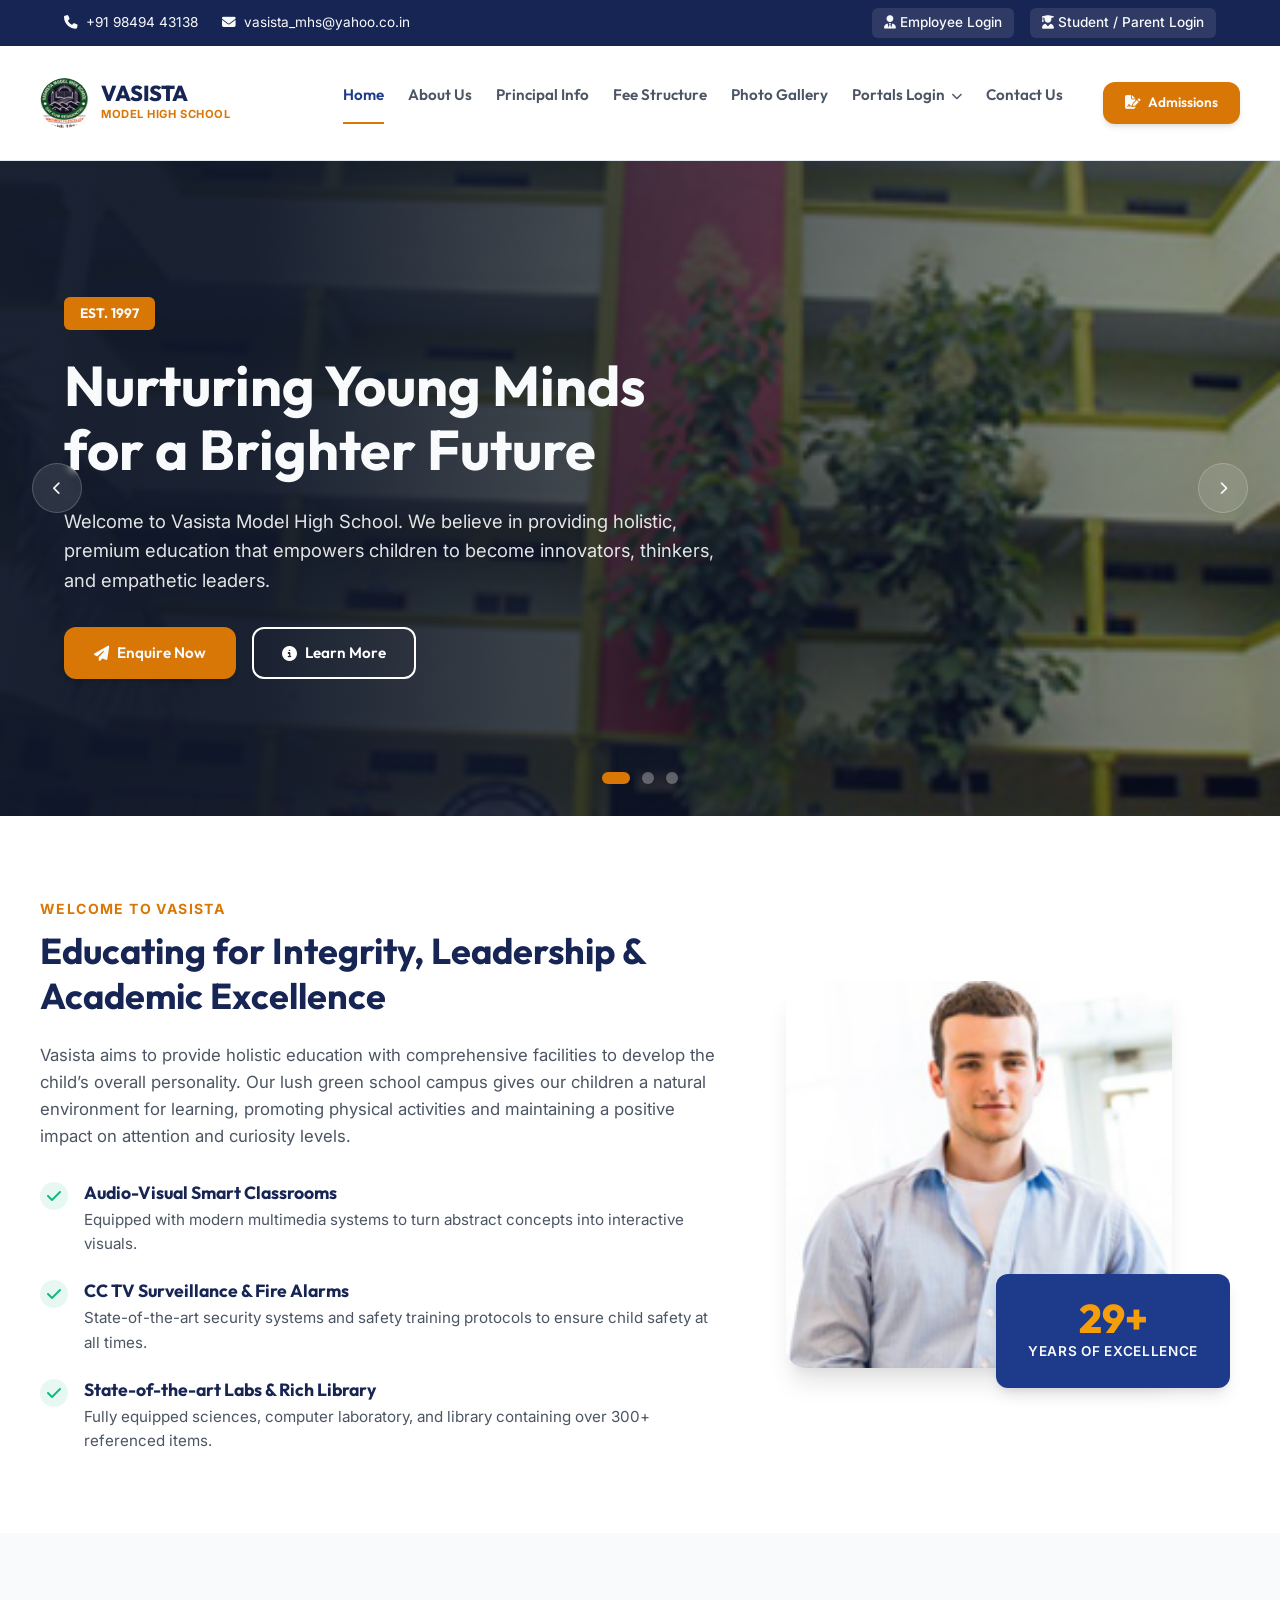
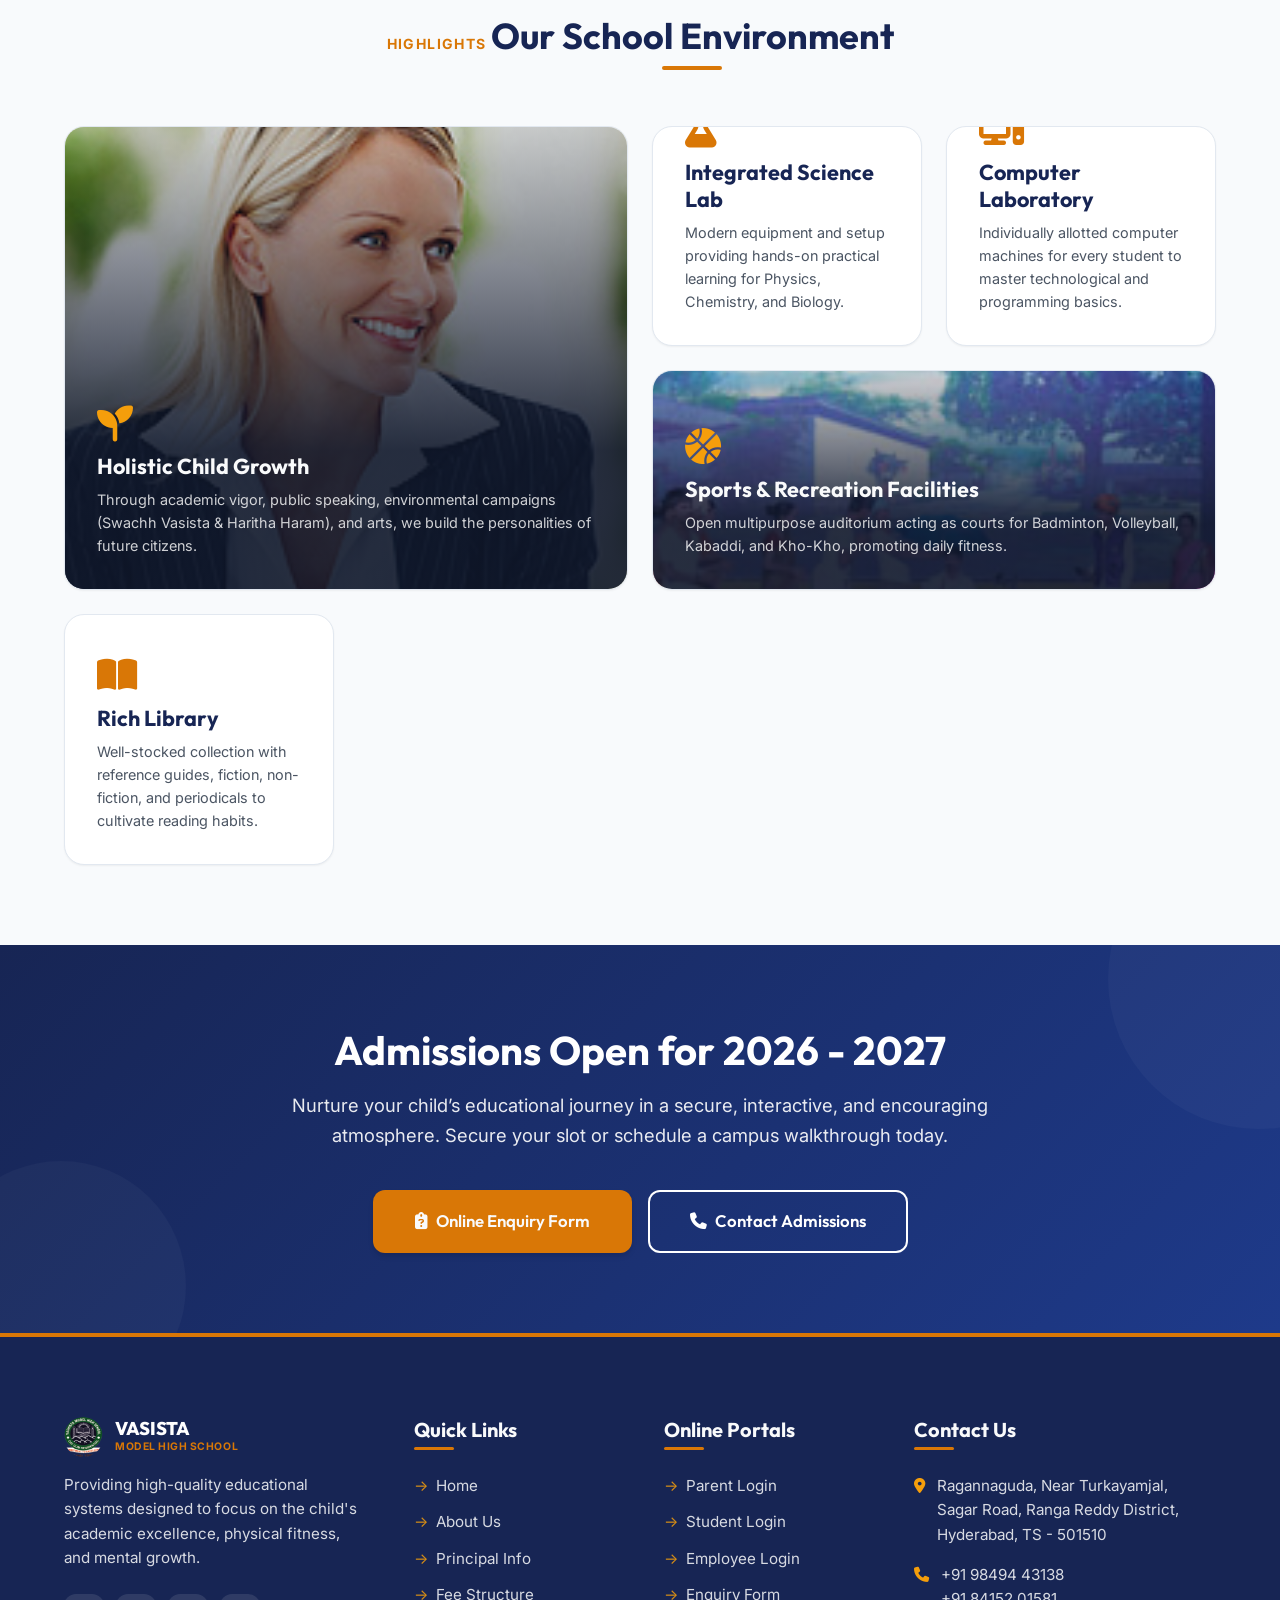
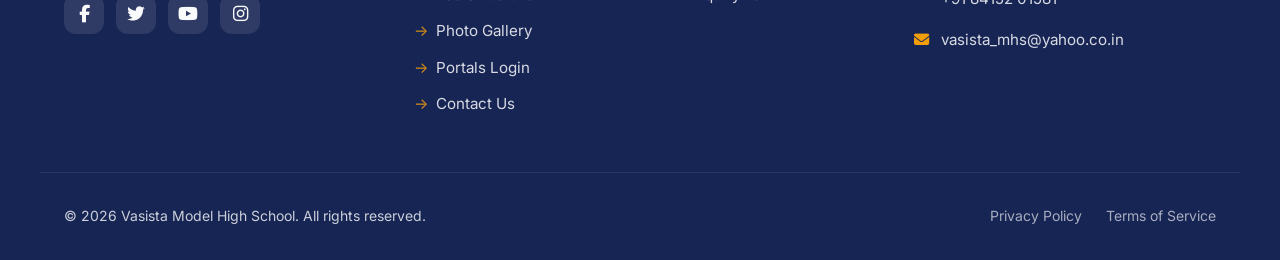
<file: index.html>
<!DOCTYPE html>
<html lang="en">
<head>
  <meta charset="UTF-8">
  <meta name="viewport" content="width=device-width, initial-scale=1.0">
  <title>Vasista Model High School || Home</title>
  
  <!-- SEO Meta Tags -->
  <meta name="description" content="Welcome to Vasista Model High School in Ragannaguda, Hyderabad. Established in 1997, we provide premium holistic education from Nursery to Class X.">
  <meta name="keywords" content="Vasista Model High School, VMHS, school in Ragannaguda, school in Hayathnagar, school in Hyderabad, top schools in Ranga Reddy, schools near Sagar Road">
  <meta name="author" content="Vasista Model High School">
  
  <!-- Favicon -->
  <link rel="icon" href="img/school_logo.png" type="image/x-icon">
  
  <!-- FontAwesome Icons CDN -->
  <link rel="stylesheet" href="https://cdnjs.cloudflare.com/ajax/libs/font-awesome/6.4.0/css/all.min.css">
  
  <!-- Custom Stylesheet -->
  <link rel="stylesheet" href="css/style.css">
</head>
<body>

  <!-- Top Bar -->
  <div class="top-bar">
    <div class="container top-bar-inner">
      <div class="top-info">
        <span><i class="fa-solid fa-phone"></i> +91 98494 43138</span>
        <span><i class="fa-solid fa-envelope"></i> vasista_mhs@yahoo.co.in</span>
      </div>
      <div class="top-links">
        <a href="http://school.login1.in/login/VMHS-RRD-1016" target="_blank"><i class="fa-solid fa-user-tie"></i> Employee Login</a>
        <a href="http://student.login1.in/login/VMHS-RRD-1016" target="_blank"><i class="fa-solid fa-user-graduate"></i> Student / Parent Login</a>
      </div>
    </div>
  </div>

  <!-- Header & Navigation -->
  <header>
    <div class="container nav-container">
      <a href="index.html" class="logo-link">
        <img src="img/school_logo.png" alt="Vasista Model High School Logo" class="logo-img" style="border-radius: 50%;">
        <div class="logo-text">
          <span class="logo-title">VASISTA</span>
          <span class="logo-subtitle">Model High School</span>
        </div>
      </a>
      
      <nav class="nav-menu">
        <div class="nav-item active"><a href="index.html" class="nav-link">Home</a></div>
        <div class="nav-item"><a href="about.html" class="nav-link">About Us</a></div>
        <div class="nav-item"><a href="principal.html" class="nav-link">Principal Info</a></div>
        <div class="nav-item"><a href="fee.html" class="nav-link">Fee Structure</a></div>
        <div class="nav-item"><a href="gallery.html" class="nav-link">Photo Gallery</a></div>
                <div class="nav-item dropdown">
          <a href="login.html" class="nav-link">Portals Login <i class="fa-solid fa-chevron-down" style="font-size: 0.7rem; margin-left: 3px;"></i></a>
          <div class="dropdown-menu">
            <a href="http://student.login1.in/login/VMHS-RRD-1016" target="_blank" class="dropdown-item"><i class="fa-solid fa-user-graduate"></i> Student / Parent Login</a>
            <a href="http://school.login1.in/login/VMHS-RRD-1016" target="_blank" class="dropdown-item"><i class="fa-solid fa-user-tie"></i> Employee Login</a>
          </div>
        </div>
        <div class="nav-item"><a href="contact.html" class="nav-link">Contact Us</a></div>
        <div class="nav-item" style="margin-left: 1rem;">
          <a href="admission.html" class="btn btn-accent" style="padding: 0.5rem 1.25rem; font-size: 0.85rem;"><i class="fa-solid fa-file-signature"></i> Admissions</a>
        </div>
      </nav>
      
      <button class="mobile-nav-toggle" aria-label="Toggle Navigation">
        <span></span>
        <span></span>
        <span></span>
      </button>
    </div>
  </header>

  <!-- Hero Section -->
  <section class="hero">
    <div class="hero-slider">
      <!-- Slide 1 -->
      <div class="slide active">
        <div class="slide-img-wrapper">
          <img src="img/school-building.jpg" alt="Vasista School Campus" class="slide-img">
        </div>
        <div class="container">
          <div class="slide-content">
            <span class="hero-tag">Est. 1997</span>
            <h1>Nurturing Young Minds for a Brighter Future</h1>
            <p>Welcome to Vasista Model High School. We believe in providing holistic, premium education that empowers children to become innovators, thinkers, and empathetic leaders.</p>
            <div class="hero-buttons">
              <a href="admission.html" class="btn btn-accent"><i class="fa-solid fa-paper-plane"></i> Enquire Now</a>
              <a href="about.html" class="btn btn-outline" style="border-color: white; color: white;"><i class="fa-solid fa-circle-info"></i> Learn More</a>
            </div>
          </div>
        </div>
      </div>
      
      <!-- Slide 2 -->
      <div class="slide">
        <div class="slide-img-wrapper">
          <img src="img/slide04.jpg" alt="Interactive Digital Learning" class="slide-img">
        </div>
        <div class="container">
          <div class="slide-content">
            <span class="hero-tag">Smart Infrastructure</span>
            <h1>Digital Classrooms & Advanced Labs</h1>
            <p>Step into the future of education. Our smart interactive screens and modern science & computer labs foster curiosity and critical thinking in every learner.</p>
            <div class="hero-buttons">
              <a href="admission.html" class="btn btn-accent"><i class="fa-solid fa-paper-plane"></i> Admission Enquiry</a>
              <a href="gallery.html" class="btn btn-outline" style="border-color: white; color: white;"><i class="fa-solid fa-images"></i> View Gallery</a>
            </div>
          </div>
        </div>
      </div>
      
      <!-- Slide 3 -->
      <div class="slide">
        <div class="slide-img-wrapper">
          <img src="img/gallery-19.jpg" alt="Sports and Co-curricular Activities" class="slide-img">
        </div>
        <div class="container">
          <div class="slide-content">
            <span class="hero-tag">Green Campus & Sports</span>
            <h1>Developing Fit and Well-Rounded Leaders</h1>
            <p>A lush green school environment dedicated to physical activities, sportsmanship, and co-curricular programs that build collaborative teamwork.</p>
            <div class="hero-buttons">
              <a href="admission.html" class="btn btn-accent"><i class="fa-solid fa-paper-plane"></i> Apply Today</a>
              <a href="contact.html" class="btn btn-outline" style="border-color: white; color: white;"><i class="fa-solid fa-map-location-dot"></i> Visit Campus</a>
            </div>
          </div>
        </div>
      </div>
    </div>
    
    <!-- Slider controls -->
    <button class="slider-control slider-prev" aria-label="Previous Slide"><i class="fa-solid fa-chevron-left"></i></button>
    <button class="slider-control slider-next" aria-label="Next Slide"><i class="fa-solid fa-chevron-right"></i></button>
    <div class="slider-dots"></div>
  </section>

  <!-- Welcome / Stats Section -->
  <section class="section container">
    <div class="about-split reveal">
      <div>
        <span class="section-subtitle">Welcome to Vasista</span>
        <h2 style="font-size: 2.25rem; margin-bottom: 1.5rem;">Educating for Integrity, Leadership & Academic Excellence</h2>
        <p style="color: var(--text-muted); margin-bottom: 1.5rem; font-size: 1.05rem;">
          Vasista aims to provide holistic education with comprehensive facilities to develop the child’s overall personality. Our lush green school campus gives our children a natural environment for learning, promoting physical activities and maintaining a positive impact on attention and curiosity levels.
        </p>
        <div class="about-features">
          <div class="feature-item">
            <div class="feature-check"><i class="fa-solid fa-check"></i></div>
            <div class="feature-text">
              <h4>Audio-Visual Smart Classrooms</h4>
              <p>Equipped with modern multimedia systems to turn abstract concepts into interactive visuals.</p>
            </div>
          </div>
          <div class="feature-item">
            <div class="feature-check"><i class="fa-solid fa-check"></i></div>
            <div class="feature-text">
              <h4>CC TV Surveillance & Fire Alarms</h4>
              <p>State-of-the-art security systems and safety training protocols to ensure child safety at all times.</p>
            </div>
          </div>
          <div class="feature-item">
            <div class="feature-check"><i class="fa-solid fa-check"></i></div>
            <div class="feature-text">
              <h4>State-of-the-art Labs & Rich Library</h4>
              <p>Fully equipped sciences, computer laboratory, and library containing over 300+ referenced items.</p>
            </div>
          </div>
        </div>
      </div>
      
      <div class="about-graphics">
        <img src="img/about02.jpg" alt="Students in Classroom" class="about-img-main">
        <div class="about-card-badge">
          <span class="badge-number">29+</span>
          <span class="badge-text">Years of Excellence</span>
        </div>
      </div>
    </div>
  </section>

  <!-- Bento Grid Highlights -->
  <section class="section section-offset">
    <div class="container">
      <div class="section-title-wrapper reveal">
        <span class="section-subtitle">Highlights</span>
        <h2 class="section-title">Our School Environment</h2>
      </div>
      
      <div class="bento-grid reveal">
        <!-- Main Bento Box -->
        <div class="bento-item bento-large dark-overlay">
          <div class="bento-bg-image">
            <img src="img/about06.jpg" alt="Students learning together">
          </div>
          <div class="bento-overlay"></div>
          <div class="bento-content">
            <div class="bento-icon"><i class="fa-solid fa-seedling"></i></div>
            <h3 class="bento-title">Holistic Child Growth</h3>
            <p class="bento-desc">Through academic vigor, public speaking, environmental campaigns (Swachh Vasista & Haritha Haram), and arts, we build the personalities of future citizens.</p>
          </div>
        </div>
        
        <!-- Bento item 2 -->
        <div class="bento-item">
          <div class="bento-icon"><i class="fa-solid fa-flask"></i></div>
          <h3 class="bento-title">Integrated Science Lab</h3>
          <p class="bento-desc">Modern equipment and setup providing hands-on practical learning for Physics, Chemistry, and Biology.</p>
        </div>
        
        <!-- Bento item 3 -->
        <div class="bento-item">
          <div class="bento-icon"><i class="fa-solid fa-computer"></i></div>
          <h3 class="bento-title">Computer Laboratory</h3>
          <p class="bento-desc">Individually allotted computer machines for every student to master technological and programming basics.</p>
        </div>
        
        <!-- Bento item 4 -->
        <div class="bento-item bento-wide dark-overlay">
          <div class="bento-bg-image">
            <img src="img/gallery-14.jpg" alt="Indoor and Outdoor activities">
          </div>
          <div class="bento-overlay"></div>
          <div class="bento-content">
            <div class="bento-icon"><i class="fa-solid fa-basketball"></i></div>
            <h3 class="bento-title">Sports & Recreation Facilities</h3>
            <p class="bento-desc">Open multipurpose auditorium acting as courts for Badminton, Volleyball, Kabaddi, and Kho-Kho, promoting daily fitness.</p>
          </div>
        </div>
        
        <!-- Bento item 5 -->
        <div class="bento-item">
          <div class="bento-icon"><i class="fa-solid fa-book-open"></i></div>
          <h3 class="bento-title">Rich Library</h3>
          <p class="bento-desc">Well-stocked collection with reference guides, fiction, non-fiction, and periodicals to cultivate reading habits.</p>
        </div>
      </div>
    </div>
  </section>

  <!-- Call to Action Admission -->
  <section class="section" style="background: linear-gradient(135deg, var(--primary-dark) 0%, var(--primary) 100%); color: white; text-align: center; position: relative; overflow: hidden;">
    <div style="position: absolute; top: -30%; right: -10%; width: 300px; height: 300px; border-radius: 50%; background-color: rgba(255,255,255,0.03);"></div>
    <div style="position: absolute; bottom: -20%; left: -5%; width: 250px; height: 250px; border-radius: 50%; background-color: rgba(255,255,255,0.03);"></div>
    
    <div class="container reveal">
      <h2 style="color: white; font-size: 2.5rem; margin-bottom: 1rem;">Admissions Open for 2026 - 2027</h2>
      <p style="font-size: 1.15rem; max-width: 700px; margin: 0 auto 2.5rem auto; opacity: 0.9;">
        Nurture your child’s educational journey in a secure, interactive, and encouraging atmosphere. Secure your slot or schedule a campus walkthrough today.
      </p>
      <div style="display: flex; gap: 1rem; justify-content: center; flex-wrap: wrap;">
        <a href="admission.html" class="btn btn-accent" style="padding: 1rem 2.5rem; font-size: 1.05rem;"><i class="fa-solid fa-clipboard-question"></i> Online Enquiry Form</a>
        <a href="contact.html" class="btn btn-outline" style="border-color: white; color: white; padding: 1rem 2.5rem; font-size: 1.05rem;"><i class="fa-solid fa-phone"></i> Contact Admissions</a>
      </div>
    </div>
  </section>

  <!-- Footer -->
  <footer>
    <div class="container footer-grid">
      <!-- Column 1: School Info -->
      <div class="footer-col">
        <div class="logo-link" style="margin-bottom: 1rem;">
          <img src="img/school_logo.png" alt="Vasista Logo" style="border-radius: 50%; height: 40px;">
          <div class="logo-text">
            <span class="logo-title" style="color: white; font-size: 1.15rem;">VASISTA</span>
            <span class="logo-subtitle" style="font-size: 0.65rem;">Model High School</span>
          </div>
        </div>
        <p class="footer-desc">
          Providing high-quality educational systems designed to focus on the child's academic excellence, physical fitness, and mental growth.
        </p>
        <div class="social-links">
          <a href="https://facebook.com/VasistaModelHighSchool" target="_blank" class="social-link" aria-label="Facebook"><i class="fa-brands fa-facebook-f"></i></a>
          <a href="https://twitter.com/VasistaMHS" target="_blank" class="social-link" aria-label="Twitter"><i class="fa-brands fa-twitter"></i></a>
          <a href="https://youtube.com/@VasistaModelHighSchool" target="_blank" class="social-link" aria-label="YouTube"><i class="fa-brands fa-youtube"></i></a>
          <a href="https://instagram.com/VasistaModelHighSchool" target="_blank" class="social-link" aria-label="Instagram"><i class="fa-brands fa-instagram"></i></a>
        </div>
      </div>
      
      <!-- Column 2: Navigation Links -->
      <div class="footer-col">
        <h3>Quick Links</h3>
        <div class="footer-links">
          <a href="index.html">Home</a>
          <a href="about.html">About Us</a>
          <a href="principal.html">Principal Info</a>
          <a href="fee.html">Fee Structure</a>
          <a href="gallery.html">Photo Gallery</a>
          <a href="login.html">Portals Login</a>
          <a href="contact.html">Contact Us</a>
        </div>
      </div>

      <!-- Column 3: Portals -->
      <div class="footer-col">
        <h3>Online Portals</h3>
        <div class="footer-links">
          <a href="http://student.login1.in/login/VMHS-RRD-1016" target="_blank">Parent Login</a>
          <a href="http://student.login1.in/login/VMHS-RRD-1016" target="_blank">Student Login</a>
          <a href="http://school.login1.in/login/VMHS-RRD-1016" target="_blank">Employee Login</a>
          <a href="admission.html">Enquiry Form</a>
        </div>
      </div>
      
      <!-- Column 4: Contact Details -->
      <div class="footer-col">
        <h3>Contact Us</h3>
        <div class="footer-contact">
          <div class="footer-contact-item">
            <i class="fa-solid fa-location-dot"></i>
            <span>Ragannaguda, Near Turkayamjal,<br>Sagar Road, Ranga Reddy District,<br>Hyderabad, TS - 501510</span>
          </div>
          <div class="footer-contact-item">
            <i class="fa-solid fa-phone"></i>
            <span>+91 98494 43138<br>+91 84152 01581</span>
          </div>
          <div class="footer-contact-item">
            <i class="fa-solid fa-envelope"></i>
            <span>vasista_mhs@yahoo.co.in</span>
          </div>
        </div>
      </div>
    </div>
    
    <!-- Footer Bottom -->
    <div class="container footer-bottom">
      <p>&copy; 2026 Vasista Model High School. All rights reserved.</p>
      <div class="footer-bottom-links">
        <a href="#" style="opacity: 0.8;">Privacy Policy</a>
        <a href="#" style="opacity: 0.8;">Terms of Service</a>
      </div>
    </div>
  </footer>

  <!-- Scripts -->
  <script src="js/main.js"></script>
</body>
</html>
</file>
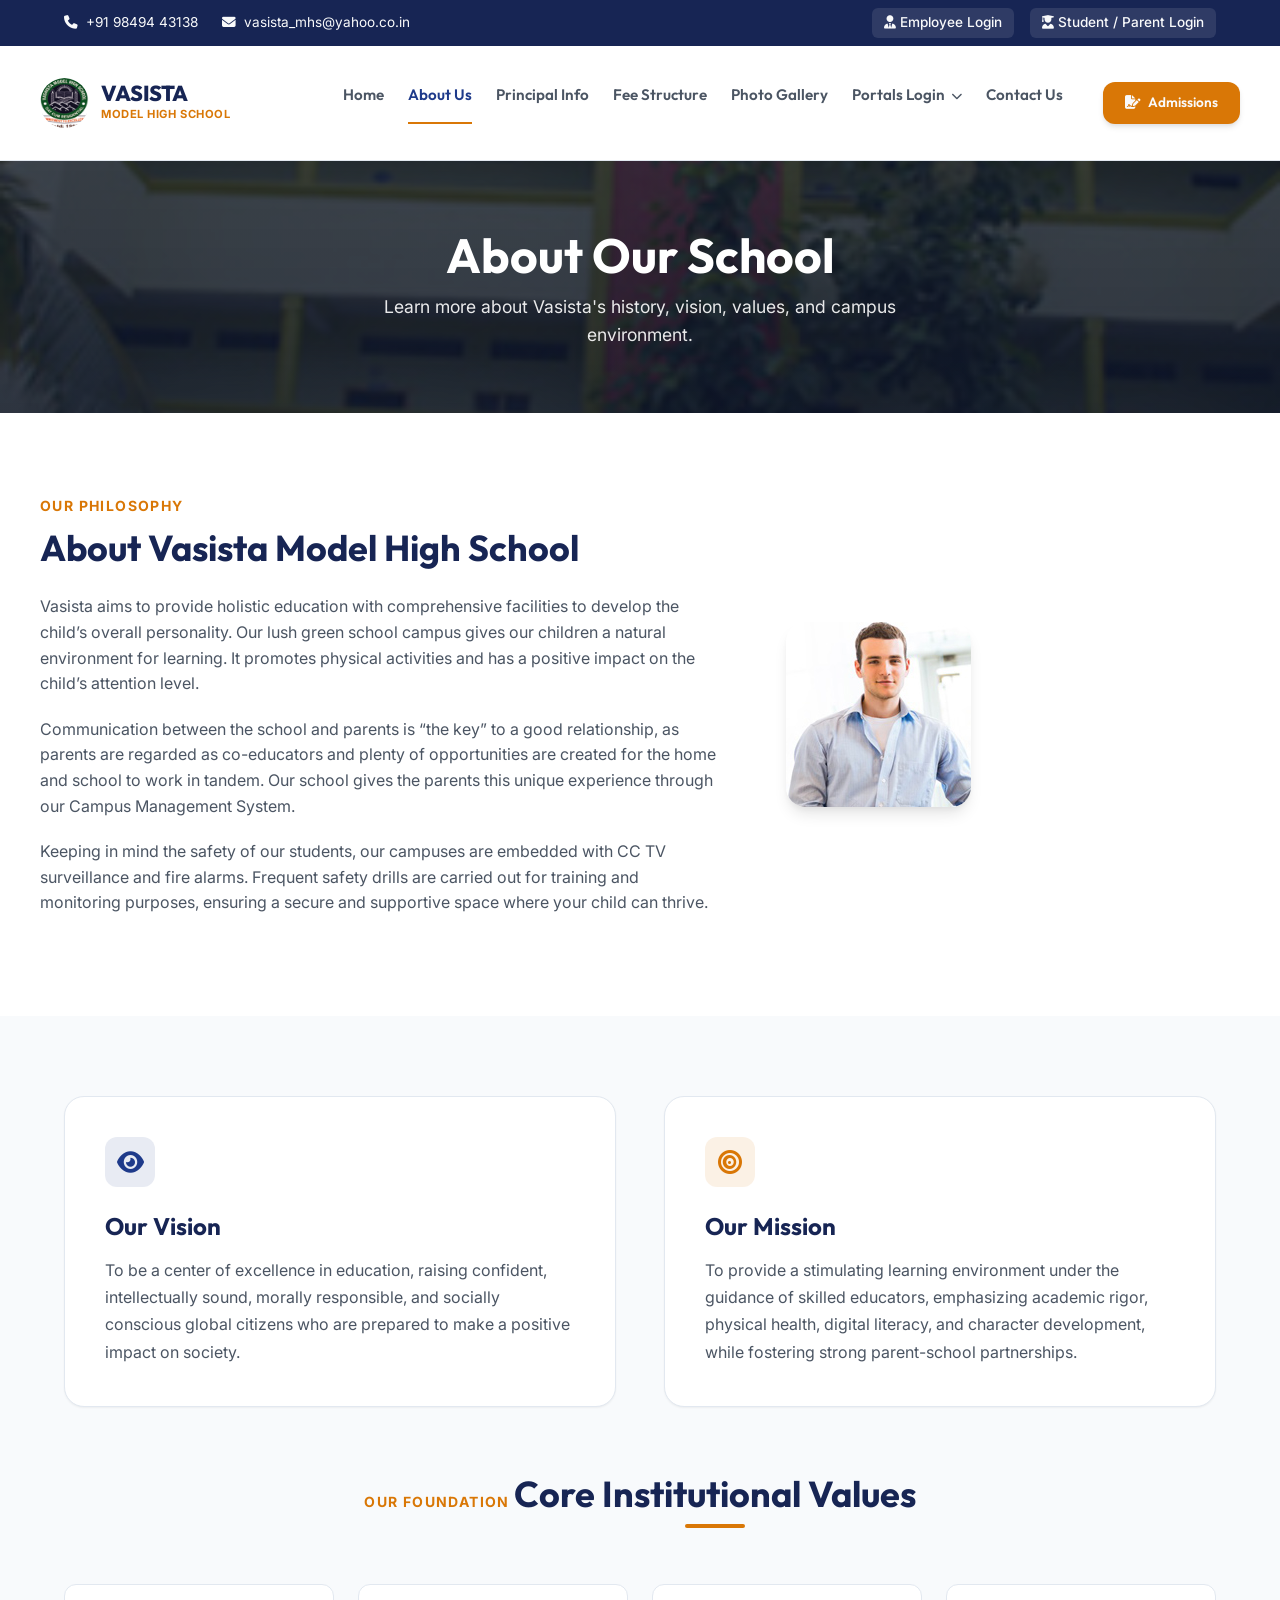
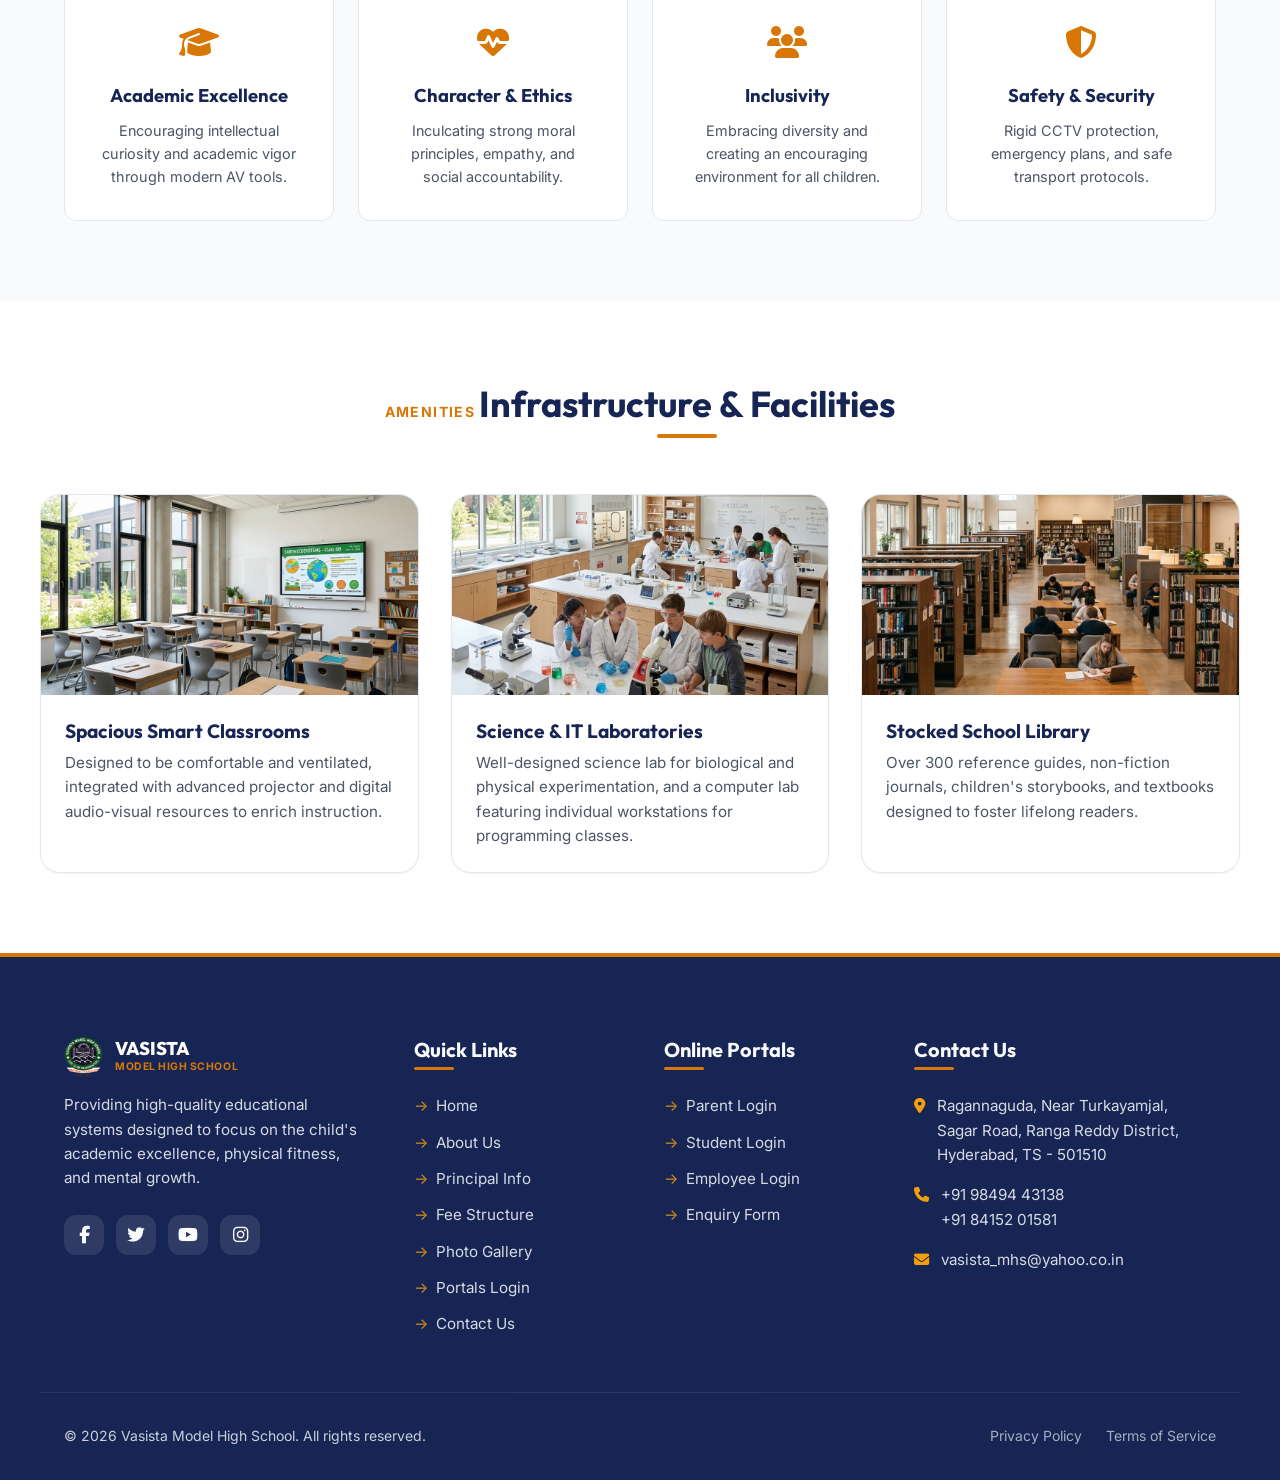
<file: about.html>
<!DOCTYPE html>
<html lang="en">
<head>
  <meta charset="UTF-8">
  <meta name="viewport" content="width=device-width, initial-scale=1.0">
  <title>Vasista Model High School || About Us</title>
  
  <!-- SEO Meta Tags -->
  <meta name="description" content="Discover our history, vision, and infrastructure details. Vasista Model High School aims to develop the child's overall personality through holistic educational methods.">
  <meta name="keywords" content="About Vasista school, school vision, core values, green campus, education system Hyderabad">
  <meta name="author" content="Vasista Model High School">
  
  <!-- Favicon -->
  <link rel="icon" href="img/school_logo.png" type="image/x-icon">
  
  <!-- FontAwesome Icons CDN -->
  <link rel="stylesheet" href="https://cdnjs.cloudflare.com/ajax/libs/font-awesome/6.4.0/css/all.min.css">
  
  <!-- Custom Stylesheet -->
  <link rel="stylesheet" href="css/style.css">
</head>
<body>

  <!-- Top Bar -->
  <div class="top-bar">
    <div class="container top-bar-inner">
      <div class="top-info">
        <span><i class="fa-solid fa-phone"></i> +91 98494 43138</span>
        <span><i class="fa-solid fa-envelope"></i> vasista_mhs@yahoo.co.in</span>
      </div>
      <div class="top-links">
        <a href="http://school.login1.in/login/VMHS-RRD-1016" target="_blank"><i class="fa-solid fa-user-tie"></i> Employee Login</a>
        <a href="http://student.login1.in/login/VMHS-RRD-1016" target="_blank"><i class="fa-solid fa-user-graduate"></i> Student / Parent Login</a>
      </div>
    </div>
  </div>

  <!-- Header & Navigation -->
  <header>
    <div class="container nav-container">
      <a href="index.html" class="logo-link">
        <img src="img/school_logo.png" alt="Vasista Model High School Logo" class="logo-img" style="border-radius: 50%;">
        <div class="logo-text">
          <span class="logo-title">VASISTA</span>
          <span class="logo-subtitle">Model High School</span>
        </div>
      </a>
      
      <nav class="nav-menu">
        <div class="nav-item"><a href="index.html" class="nav-link">Home</a></div>
        <div class="nav-item active"><a href="about.html" class="nav-link">About Us</a></div>
        <div class="nav-item"><a href="principal.html" class="nav-link">Principal Info</a></div>
        <div class="nav-item"><a href="fee.html" class="nav-link">Fee Structure</a></div>
        <div class="nav-item"><a href="gallery.html" class="nav-link">Photo Gallery</a></div>
                <div class="nav-item dropdown">
          <a href="login.html" class="nav-link">Portals Login <i class="fa-solid fa-chevron-down" style="font-size: 0.7rem; margin-left: 3px;"></i></a>
          <div class="dropdown-menu">
            <a href="http://student.login1.in/login/VMHS-RRD-1016" target="_blank" class="dropdown-item"><i class="fa-solid fa-user-graduate"></i> Student / Parent Login</a>
            <a href="http://school.login1.in/login/VMHS-RRD-1016" target="_blank" class="dropdown-item"><i class="fa-solid fa-user-tie"></i> Employee Login</a>
          </div>
        </div>
        <div class="nav-item"><a href="contact.html" class="nav-link">Contact Us</a></div>
        <div class="nav-item" style="margin-left: 1rem;">
          <a href="admission.html" class="btn btn-accent" style="padding: 0.5rem 1.25rem; font-size: 0.85rem;"><i class="fa-solid fa-file-signature"></i> Admissions</a>
        </div>
      </nav>
      
      <button class="mobile-nav-toggle" aria-label="Toggle Navigation">
        <span></span>
        <span></span>
        <span></span>
      </button>
    </div>
  </header>

  <!-- Subpage Hero / Banner -->
  <section class="section" style="background: linear-gradient(rgba(15, 23, 42, 0.8), rgba(15, 23, 42, 0.85)), url('img/school-building.jpg') center center / cover; color: white; padding: 4rem 0; text-align: center;">
    <div class="container">
      <h1 style="color: white; font-size: 3rem; margin-bottom: 0.5rem;">About Our School</h1>
      <p style="font-size: 1.1rem; opacity: 0.9; max-width: 600px; margin: 0 auto;">Learn more about Vasista's history, vision, values, and campus environment.</p>
    </div>
  </section>

  <!-- History & Philosophy -->
  <section class="section container">
    <div class="about-split reveal">
      <div>
        <span class="section-subtitle">Our Philosophy</span>
        <h2 style="font-size: 2.25rem; margin-bottom: 1.5rem; color: var(--primary-dark);">About Vasista Model High School</h2>
        <p style="color: var(--text-muted); margin-bottom: 1.25rem;">
          Vasista aims to provide holistic education with comprehensive facilities to develop the child’s overall personality. Our lush green school campus gives our children a natural environment for learning. It promotes physical activities and has a positive impact on the child’s attention level.
        </p>
        <p style="color: var(--text-muted); margin-bottom: 1.25rem;">
          Communication between the school and parents is “the key” to a good relationship, as parents are regarded as co-educators and plenty of opportunities are created for the home and school to work in tandem. Our school gives the parents this unique experience through our Campus Management System.
        </p>
        <p style="color: var(--text-muted); margin-bottom: 1.25rem;">
          Keeping in mind the safety of our students, our campuses are embedded with CC TV surveillance and fire alarms. Frequent safety drills are carried out for training and monitoring purposes, ensuring a secure and supportive space where your child can thrive.
        </p>
      </div>
      
      <div>
        <img src="img/about02.jpg" alt="Students studying" style="border-radius: var(--radius-lg); box-shadow: var(--shadow-lg);">
      </div>
    </div>
  </section>

  <!-- Vision, Mission & Values -->
  <section class="section section-offset">
    <div class="container">
      <div class="grid-2 reveal" style="margin-bottom: 4rem; gap: 3rem;">
        <div style="background-color: var(--bg-card); border: 1px solid var(--border-color); padding: 2.5rem; border-radius: var(--radius-lg); box-shadow: var(--shadow-sm);">
          <div style="background-color: rgba(30, 58, 138, 0.1); color: var(--primary); width: 50px; height: 50px; border-radius: var(--radius-md); display: flex; align-items: center; justify-content: center; font-size: 1.5rem; margin-bottom: 1.5rem;">
            <i class="fa-solid fa-eye"></i>
          </div>
          <h3 style="font-size: 1.5rem; margin-bottom: 1rem;">Our Vision</h3>
          <p style="color: var(--text-muted); line-height: 1.7;">
            To be a center of excellence in education, raising confident, intellectually sound, morally responsible, and socially conscious global citizens who are prepared to make a positive impact on society.
          </p>
        </div>
        
        <div style="background-color: var(--bg-card); border: 1px solid var(--border-color); padding: 2.5rem; border-radius: var(--radius-lg); box-shadow: var(--shadow-sm);">
          <div style="background-color: rgba(217, 119, 6, 0.1); color: var(--accent); width: 50px; height: 50px; border-radius: var(--radius-md); display: flex; align-items: center; justify-content: center; font-size: 1.5rem; margin-bottom: 1.5rem;">
            <i class="fa-solid fa-bullseye"></i>
          </div>
          <h3 style="font-size: 1.5rem; margin-bottom: 1rem;">Our Mission</h3>
          <p style="color: var(--text-muted); line-height: 1.7;">
            To provide a stimulating learning environment under the guidance of skilled educators, emphasizing academic rigor, physical health, digital literacy, and character development, while fostering strong parent-school partnerships.
          </p>
        </div>
      </div>

      <div class="section-title-wrapper reveal">
        <span class="section-subtitle">Our Foundation</span>
        <h2 class="section-title">Core Institutional Values</h2>
      </div>

      <div class="grid-4 reveal">
        <!-- Value 1 -->
        <div style="background-color: var(--bg-card); padding: 2rem; border-radius: var(--radius-md); border: 1px solid var(--border-color); text-align: center; transition: var(--transition-normal);" onmouseover="this.style.borderColor='var(--primary-light)'" onmouseout="this.style.borderColor='var(--border-color)'">
          <div style="color: var(--accent); font-size: 2rem; margin-bottom: 1rem;"><i class="fa-solid fa-graduation-cap"></i></div>
          <h4 style="margin-bottom: 0.75rem; font-size: 1.15rem;">Academic Excellence</h4>
          <p style="font-size: 0.9rem; color: var(--text-muted);">Encouraging intellectual curiosity and academic vigor through modern AV tools.</p>
        </div>

        <!-- Value 2 -->
        <div style="background-color: var(--bg-card); padding: 2rem; border-radius: var(--radius-md); border: 1px solid var(--border-color); text-align: center; transition: var(--transition-normal);" onmouseover="this.style.borderColor='var(--primary-light)'" onmouseout="this.style.borderColor='var(--border-color)'">
          <div style="color: var(--accent); font-size: 2rem; margin-bottom: 1rem;"><i class="fa-solid fa-heart-pulse"></i></div>
          <h4 style="margin-bottom: 0.75rem; font-size: 1.15rem;">Character & Ethics</h4>
          <p style="font-size: 0.9rem; color: var(--text-muted);">Inculcating strong moral principles, empathy, and social accountability.</p>
        </div>

        <!-- Value 3 -->
        <div style="background-color: var(--bg-card); padding: 2rem; border-radius: var(--radius-md); border: 1px solid var(--border-color); text-align: center; transition: var(--transition-normal);" onmouseover="this.style.borderColor='var(--primary-light)'" onmouseout="this.style.borderColor='var(--border-color)'">
          <div style="color: var(--accent); font-size: 2rem; margin-bottom: 1rem;"><i class="fa-solid fa-users"></i></div>
          <h4 style="margin-bottom: 0.75rem; font-size: 1.15rem;">Inclusivity</h4>
          <p style="font-size: 0.9rem; color: var(--text-muted);">Embracing diversity and creating an encouraging environment for all children.</p>
        </div>

        <!-- Value 4 -->
        <div style="background-color: var(--bg-card); padding: 2rem; border-radius: var(--radius-md); border: 1px solid var(--border-color); text-align: center; transition: var(--transition-normal);" onmouseover="this.style.borderColor='var(--primary-light)'" onmouseout="this.style.borderColor='var(--border-color)'">
          <div style="color: var(--accent); font-size: 2rem; margin-bottom: 1rem;"><i class="fa-solid fa-shield-halved"></i></div>
          <h4 style="margin-bottom: 0.75rem; font-size: 1.15rem;">Safety & Security</h4>
          <p style="font-size: 0.9rem; color: var(--text-muted);">Rigid CCTV protection, emergency plans, and safe transport protocols.</p>
        </div>
      </div>
    </div>
  </section>

  <!-- Infrastructure Details -->
  <section class="section container">
    <div class="section-title-wrapper reveal">
      <span class="section-subtitle">Amenities</span>
      <h2 class="section-title">Infrastructure & Facilities</h2>
    </div>

    <div class="grid-3 reveal">
      <!-- Item 1 -->
      <div style="border-radius: var(--radius-lg); overflow: hidden; border: 1px solid var(--border-color); box-shadow: var(--shadow-sm); background-color: var(--bg-card);">
        <img src="img/infrastructure_classroom.jpg" alt="Spacious Smart Classrooms" style="height: 200px; width: 100%; object-fit: cover;">
        <div style="padding: 1.5rem;">
          <h4 style="font-size: 1.2rem; margin-bottom: 0.5rem; color: var(--primary-dark);">Spacious Smart Classrooms</h4>
          <p style="color: var(--text-muted); font-size: 0.95rem;">Designed to be comfortable and ventilated, integrated with advanced projector and digital audio-visual resources to enrich instruction.</p>
        </div>
      </div>
      
      <!-- Item 2 -->
      <div style="border-radius: var(--radius-lg); overflow: hidden; border: 1px solid var(--border-color); box-shadow: var(--shadow-sm); background-color: var(--bg-card);">
        <img src="img/infrastructure_laboratory.jpg" alt="Science & IT Laboratories" style="height: 200px; width: 100%; object-fit: cover;">
        <div style="padding: 1.5rem;">
          <h4 style="font-size: 1.2rem; margin-bottom: 0.5rem; color: var(--primary-dark);">Science & IT Laboratories</h4>
          <p style="color: var(--text-muted); font-size: 0.95rem;">Well-designed science lab for biological and physical experimentation, and a computer lab featuring individual workstations for programming classes.</p>
        </div>
      </div>

      <!-- Item 3 -->
      <div style="border-radius: var(--radius-lg); overflow: hidden; border: 1px solid var(--border-color); box-shadow: var(--shadow-sm); background-color: var(--bg-card);">
        <img src="img/infrastructure_library.jpg" alt="Stocked School Library" style="height: 200px; width: 100%; object-fit: cover;">
        <div style="padding: 1.5rem;">
          <h4 style="font-size: 1.2rem; margin-bottom: 0.5rem; color: var(--primary-dark);">Stocked School Library</h4>
          <p style="color: var(--text-muted); font-size: 0.95rem;">Over 300 reference guides, non-fiction journals, children's storybooks, and textbooks designed to foster lifelong readers.</p>
        </div>
      </div>
    </div>
  </section>

  <!-- Footer -->
  <footer>
    <div class="container footer-grid">
      <!-- Column 1: School Info -->
      <div class="footer-col">
        <div class="logo-link" style="margin-bottom: 1rem;">
          <img src="img/school_logo.png" alt="Vasista Logo" style="border-radius: 50%; height: 40px;">
          <div class="logo-text">
            <span class="logo-title" style="color: white; font-size: 1.15rem;">VASISTA</span>
            <span class="logo-subtitle" style="font-size: 0.65rem;">Model High School</span>
          </div>
        </div>
        <p class="footer-desc">
          Providing high-quality educational systems designed to focus on the child's academic excellence, physical fitness, and mental growth.
        </p>
        <div class="social-links">
          <a href="https://facebook.com/VasistaModelHighSchool" target="_blank" class="social-link" aria-label="Facebook"><i class="fa-brands fa-facebook-f"></i></a>
          <a href="https://twitter.com/VasistaMHS" target="_blank" class="social-link" aria-label="Twitter"><i class="fa-brands fa-twitter"></i></a>
          <a href="https://youtube.com/@VasistaModelHighSchool" target="_blank" class="social-link" aria-label="YouTube"><i class="fa-brands fa-youtube"></i></a>
          <a href="https://instagram.com/VasistaModelHighSchool" target="_blank" class="social-link" aria-label="Instagram"><i class="fa-brands fa-instagram"></i></a>
        </div>
      </div>
      
      <!-- Column 2: Navigation Links -->
      <div class="footer-col">
        <h3>Quick Links</h3>
        <div class="footer-links">
          <a href="index.html">Home</a>
          <a href="about.html">About Us</a>
          <a href="principal.html">Principal Info</a>
          <a href="fee.html">Fee Structure</a>
          <a href="gallery.html">Photo Gallery</a>
          <a href="login.html">Portals Login</a>
          <a href="contact.html">Contact Us</a>
        </div>
      </div>

      <!-- Column 3: Portals -->
      <div class="footer-col">
        <h3>Online Portals</h3>
        <div class="footer-links">
          <a href="http://student.login1.in/login/VMHS-RRD-1016" target="_blank">Parent Login</a>
          <a href="http://student.login1.in/login/VMHS-RRD-1016" target="_blank">Student Login</a>
          <a href="http://school.login1.in/login/VMHS-RRD-1016" target="_blank">Employee Login</a>
          <a href="admission.html">Enquiry Form</a>
        </div>
      </div>
      
      <!-- Column 4: Contact Details -->
      <div class="footer-col">
        <h3>Contact Us</h3>
        <div class="footer-contact">
          <div class="footer-contact-item">
            <i class="fa-solid fa-location-dot"></i>
            <span>Ragannaguda, Near Turkayamjal,<br>Sagar Road, Ranga Reddy District,<br>Hyderabad, TS - 501510</span>
          </div>
          <div class="footer-contact-item">
            <i class="fa-solid fa-phone"></i>
            <span>+91 98494 43138<br>+91 84152 01581</span>
          </div>
          <div class="footer-contact-item">
            <i class="fa-solid fa-envelope"></i>
            <span>vasista_mhs@yahoo.co.in</span>
          </div>
        </div>
      </div>
    </div>
    
    <!-- Footer Bottom -->
    <div class="container footer-bottom">
      <p>&copy; 2026 Vasista Model High School. All rights reserved.</p>
      <div class="footer-bottom-links">
        <a href="#" style="opacity: 0.8;">Privacy Policy</a>
        <a href="#" style="opacity: 0.8;">Terms of Service</a>
      </div>
    </div>
  </footer>

  <!-- Scripts -->
  <script src="js/main.js"></script>
</body>
</html>
</file>
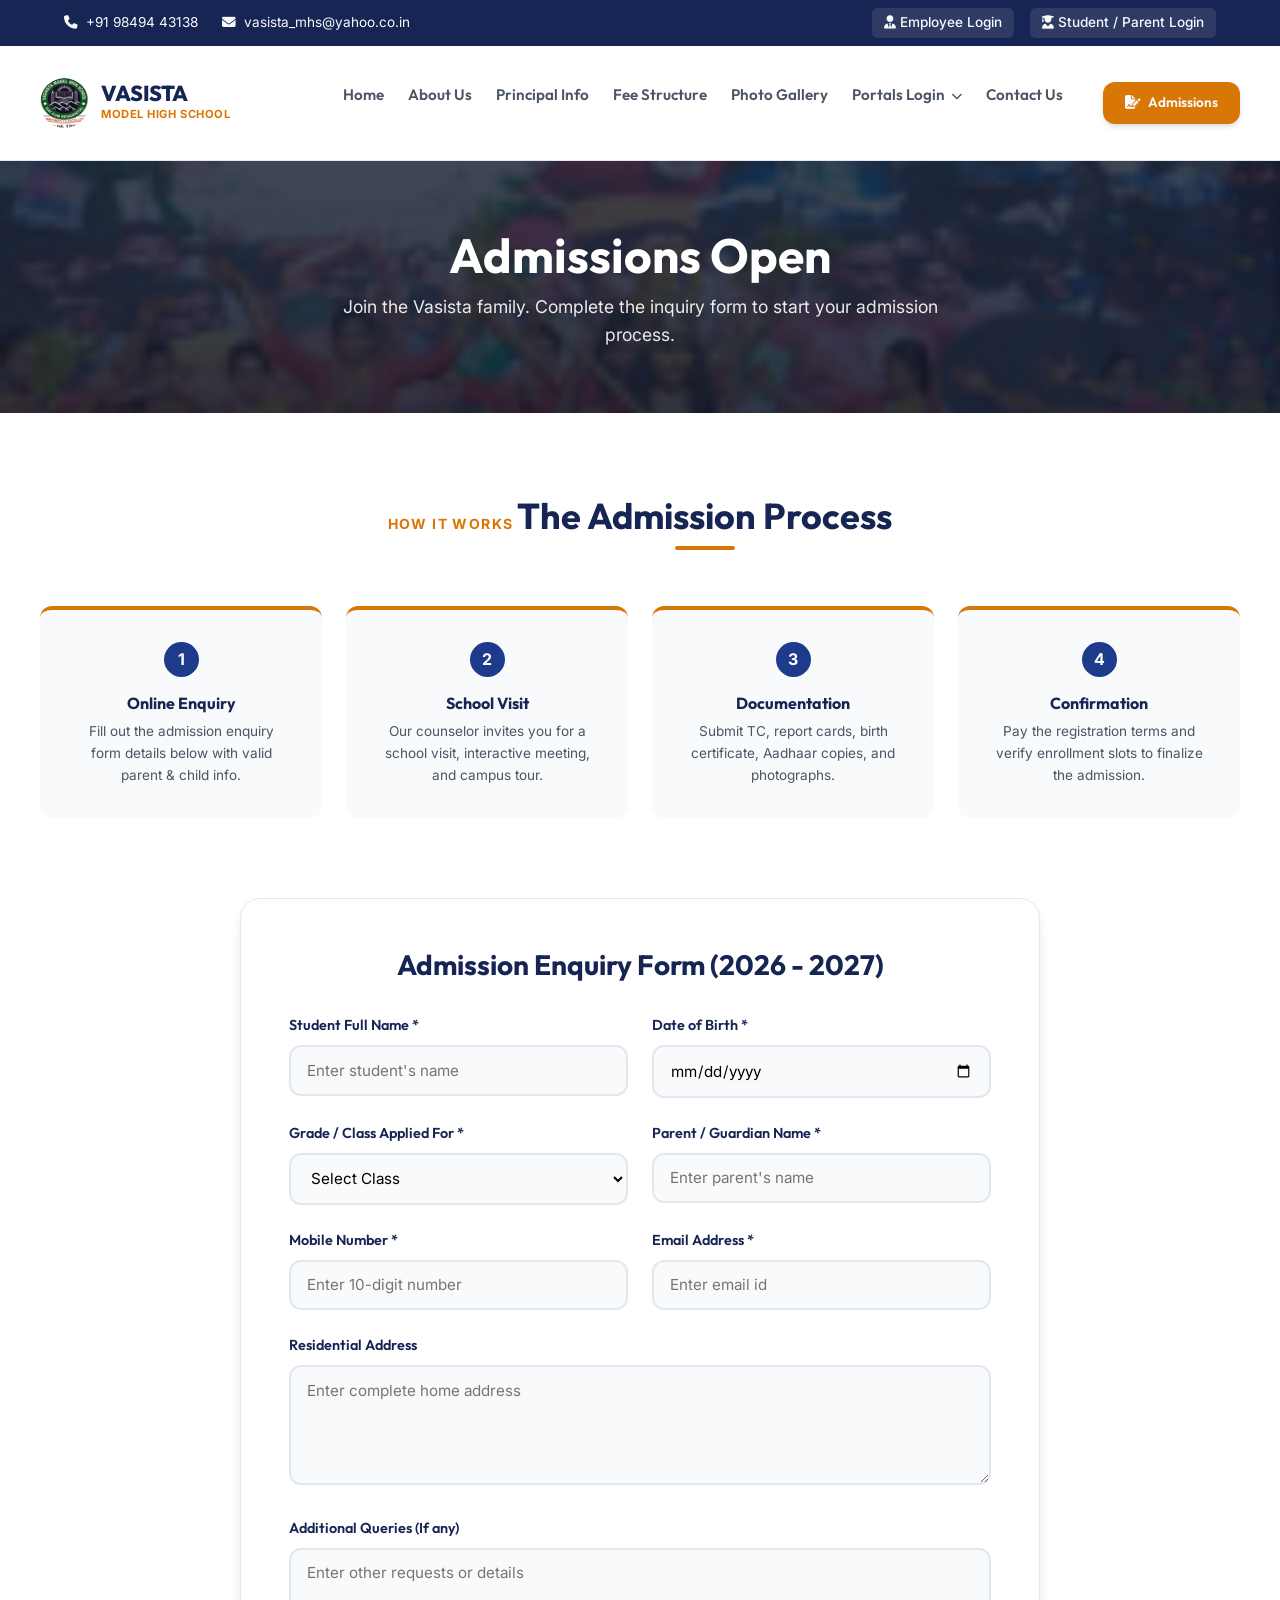
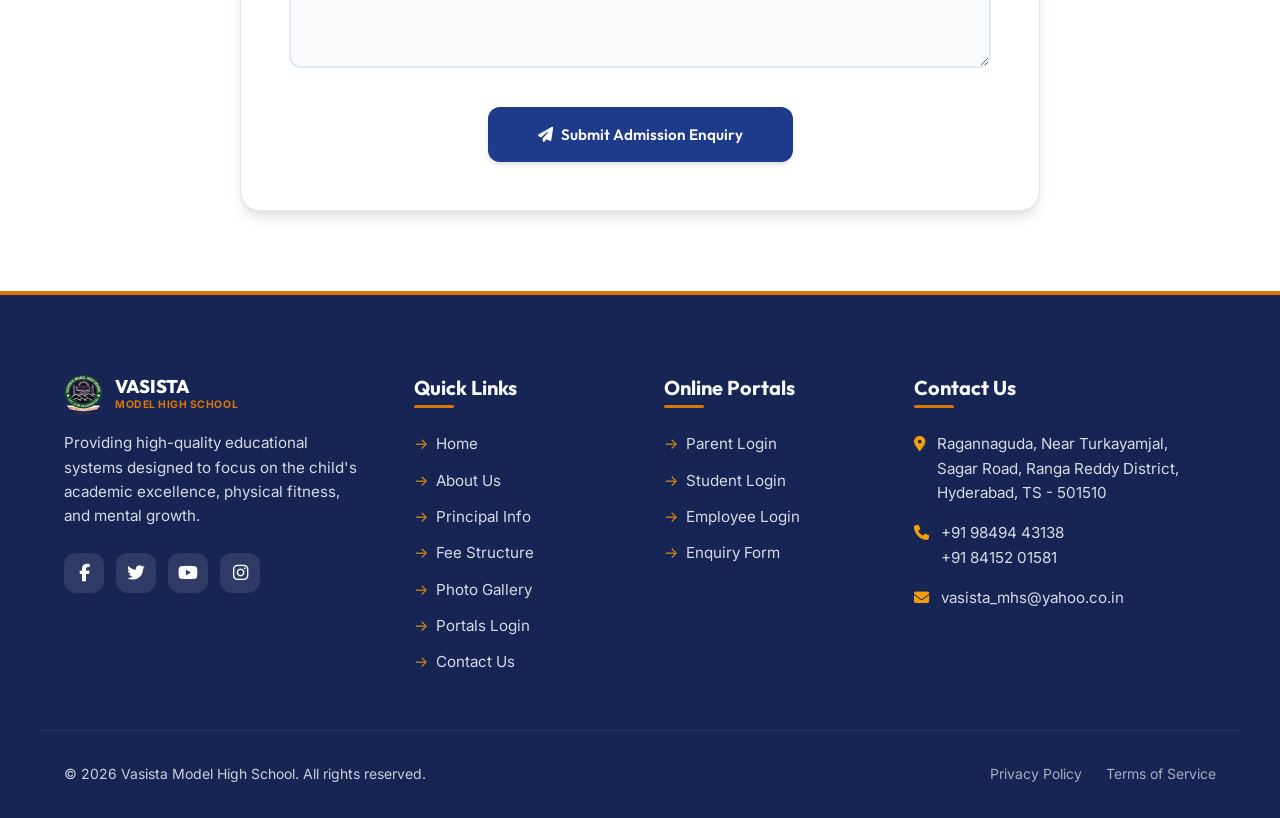
<file: admission.html>
<!DOCTYPE html>
<html lang="en">
<head>
  <meta charset="UTF-8">
  <meta name="viewport" content="width=device-width, initial-scale=1.0">
  <title>Vasista Model High School || Admission Enquiry</title>
  
  <!-- SEO Meta Tags -->
  <meta name="description" content="Submit an admissions enquiry form online. Secure your slot at Vasista Model High School, Ragannaguda, Hyderabad.">
  <meta name="keywords" content="Vasista school admission, high school admission enquiry, school registration form Hyderabad">
  <meta name="author" content="Vasista Model High School">
  
  <!-- Favicon -->
  <link rel="icon" href="img/school_logo.png" type="image/x-icon">
  
  <!-- FontAwesome Icons CDN -->
  <link rel="stylesheet" href="https://cdnjs.cloudflare.com/ajax/libs/font-awesome/6.4.0/css/all.min.css">
  
  <!-- Custom Stylesheet -->
  <link rel="stylesheet" href="css/style.css">
</head>
<body>

  <!-- Top Bar -->
  <div class="top-bar">
    <div class="container top-bar-inner">
      <div class="top-info">
        <span><i class="fa-solid fa-phone"></i> +91 98494 43138</span>
        <span><i class="fa-solid fa-envelope"></i> vasista_mhs@yahoo.co.in</span>
      </div>
      <div class="top-links">
        <a href="http://school.login1.in/login/VMHS-RRD-1016" target="_blank"><i class="fa-solid fa-user-tie"></i> Employee Login</a>
        <a href="http://student.login1.in/login/VMHS-RRD-1016" target="_blank"><i class="fa-solid fa-user-graduate"></i> Student / Parent Login</a>
      </div>
    </div>
  </div>

  <!-- Header & Navigation -->
  <header>
    <div class="container nav-container">
      <a href="index.html" class="logo-link">
        <img src="img/school_logo.png" alt="Vasista Model High School Logo" class="logo-img" style="border-radius: 50%;">
        <div class="logo-text">
          <span class="logo-title">VASISTA</span>
          <span class="logo-subtitle">Model High School</span>
        </div>
      </a>
      
      <nav class="nav-menu">
        <div class="nav-item"><a href="index.html" class="nav-link">Home</a></div>
        <div class="nav-item"><a href="about.html" class="nav-link">About Us</a></div>
        <div class="nav-item"><a href="principal.html" class="nav-link">Principal Info</a></div>
        <div class="nav-item"><a href="fee.html" class="nav-link">Fee Structure</a></div>
        <div class="nav-item"><a href="gallery.html" class="nav-link">Photo Gallery</a></div>
                <div class="nav-item dropdown">
          <a href="login.html" class="nav-link">Portals Login <i class="fa-solid fa-chevron-down" style="font-size: 0.7rem; margin-left: 3px;"></i></a>
          <div class="dropdown-menu">
            <a href="http://student.login1.in/login/VMHS-RRD-1016" target="_blank" class="dropdown-item"><i class="fa-solid fa-user-graduate"></i> Student / Parent Login</a>
            <a href="http://school.login1.in/login/VMHS-RRD-1016" target="_blank" class="dropdown-item"><i class="fa-solid fa-user-tie"></i> Employee Login</a>
          </div>
        </div>
        <div class="nav-item"><a href="contact.html" class="nav-link">Contact Us</a></div>
        <div class="nav-item active" style="margin-left: 1rem;">
          <a href="admission.html" class="btn btn-accent" style="padding: 0.5rem 1.25rem; font-size: 0.85rem;"><i class="fa-solid fa-file-signature"></i> Admissions</a>
        </div>
      </nav>
      
      <button class="mobile-nav-toggle" aria-label="Toggle Navigation">
        <span></span>
        <span></span>
        <span></span>
      </button>
    </div>
  </header>

  <!-- Subpage Hero / Banner -->
  <section class="section" style="background: linear-gradient(rgba(15, 23, 42, 0.8), rgba(15, 23, 42, 0.85)), url('img/gallery-19.jpg') center center / cover; color: white; padding: 4rem 0; text-align: center;">
    <div class="container">
      <h1 style="color: white; font-size: 3rem; margin-bottom: 0.5rem;">Admissions Open</h1>
      <p style="font-size: 1.1rem; opacity: 0.9; max-width: 600px; margin: 0 auto;">Join the Vasista family. Complete the inquiry form to start your admission process.</p>
    </div>
  </section>

  <!-- Admission Steps -->
  <section class="section container">
    <div class="section-title-wrapper reveal">
      <span class="section-subtitle">How it works</span>
      <h2 class="section-title">The Admission Process</h2>
    </div>

    <div class="grid-4 reveal" style="margin-bottom: 5rem;">
      <!-- Step 1 -->
      <div style="background-color: var(--bg-offset); padding: 2rem; border-radius: var(--radius-md); text-align: center; position: relative; border-top: 4px solid var(--accent);">
        <div style="background-color: var(--primary); color: white; width: 35px; height: 35px; border-radius: 50%; display: flex; align-items: center; justify-content: center; font-weight: 700; margin: 0 auto 1rem auto;">1</div>
        <h4 style="margin-bottom: 0.5rem;">Online Enquiry</h4>
        <p style="font-size: 0.85rem; color: var(--text-muted);">Fill out the admission enquiry form details below with valid parent & child info.</p>
      </div>

      <!-- Step 2 -->
      <div style="background-color: var(--bg-offset); padding: 2rem; border-radius: var(--radius-md); text-align: center; position: relative; border-top: 4px solid var(--accent);">
        <div style="background-color: var(--primary); color: white; width: 35px; height: 35px; border-radius: 50%; display: flex; align-items: center; justify-content: center; font-weight: 700; margin: 0 auto 1rem auto;">2</div>
        <h4 style="margin-bottom: 0.5rem;">School Visit</h4>
        <p style="font-size: 0.85rem; color: var(--text-muted);">Our counselor invites you for a school visit, interactive meeting, and campus tour.</p>
      </div>

      <!-- Step 3 -->
      <div style="background-color: var(--bg-offset); padding: 2rem; border-radius: var(--radius-md); text-align: center; position: relative; border-top: 4px solid var(--accent);">
        <div style="background-color: var(--primary); color: white; width: 35px; height: 35px; border-radius: 50%; display: flex; align-items: center; justify-content: center; font-weight: 700; margin: 0 auto 1rem auto;">3</div>
        <h4 style="margin-bottom: 0.5rem;">Documentation</h4>
        <p style="font-size: 0.85rem; color: var(--text-muted);">Submit TC, report cards, birth certificate, Aadhaar copies, and photographs.</p>
      </div>

      <!-- Step 4 -->
      <div style="background-color: var(--bg-offset); padding: 2rem; border-radius: var(--radius-md); text-align: center; position: relative; border-top: 4px solid var(--accent);">
        <div style="background-color: var(--primary); color: white; width: 35px; height: 35px; border-radius: 50%; display: flex; align-items: center; justify-content: center; font-weight: 700; margin: 0 auto 1rem auto;">4</div>
        <h4 style="margin-bottom: 0.5rem;">Confirmation</h4>
        <p style="font-size: 0.85rem; color: var(--text-muted);">Pay the registration terms and verify enrollment slots to finalize the admission.</p>
      </div>
    </div>

    <!-- Enquiry Form Wrapper -->
    <div class="reveal" style="max-width: 800px; margin: 0 auto;">
      <div class="form-card">
        <h2 style="font-size: 1.75rem; text-align: center; margin-bottom: 2rem; color: var(--primary-dark); font-family: var(--font-heading);">Admission Enquiry Form (2026 - 2027)</h2>
        
        <div class="form-success-message" id="enquirySuccess"></div>
        
        <form id="enquiryForm">
          <div class="form-row">
            <div class="form-group">
              <label for="studentName" class="form-label">Student Full Name *</label>
              <input type="text" id="studentName" class="form-control" placeholder="Enter student's name" required>
            </div>
            
            <div class="form-group">
              <label for="dob" class="form-label">Date of Birth *</label>
              <input type="date" id="dob" class="form-control" required>
            </div>
          </div>

          <div class="form-row">
            <div class="form-group">
              <label for="grade" class="form-label">Grade / Class Applied For *</label>
              <select id="grade" class="form-control" required>
                <option value="" disabled selected>Select Class</option>
                <option value="Nursery">Nursery</option>
                <option value="LKG">LKG</option>
                <option value="UKG">UKG</option>
                <option value="Class I">Class I</option>
                <option value="Class II">Class II</option>
                <option value="Class III">Class III</option>
                <option value="Class IV">Class IV</option>
                <option value="Class V">Class V</option>
                <option value="Class VI">Class VI</option>
                <option value="Class VII">Class VII</option>
                <option value="Class VIII">Class VIII</option>
                <option value="Class IX">Class IX</option>
                <option value="Class X">Class X</option>
              </select>
            </div>
            
            <div class="form-group">
              <label for="parentName" class="form-label">Parent / Guardian Name *</label>
              <input type="text" id="parentName" class="form-control" placeholder="Enter parent's name" required>
            </div>
          </div>

          <div class="form-row">
            <div class="form-group">
              <label for="phone" class="form-label">Mobile Number *</label>
              <input type="tel" id="phone" class="form-control" placeholder="Enter 10-digit number" required>
            </div>
            
            <div class="form-group">
              <label for="email" class="form-label">Email Address *</label>
              <input type="email" id="email" class="form-control" placeholder="Enter email id" required>
            </div>
          </div>

          <div class="form-group">
            <label for="address" class="form-label">Residential Address</label>
            <textarea id="address" class="form-control" placeholder="Enter complete home address"></textarea>
          </div>

          <div class="form-group">
            <label for="details" class="form-label">Additional Queries (If any)</label>
            <textarea id="details" class="form-control" placeholder="Enter other requests or details"></textarea>
          </div>

          <div style="text-align: center; margin-top: 2rem;">
            <button type="submit" class="btn btn-primary" style="padding: 1rem 3rem;"><i class="fa-solid fa-paper-plane"></i> Submit Admission Enquiry</button>
          </div>
        </form>
      </div>
    </div>
  </section>

  <!-- Footer -->
  <footer>
    <div class="container footer-grid">
      <!-- Column 1: School Info -->
      <div class="footer-col">
        <div class="logo-link" style="margin-bottom: 1rem;">
          <img src="img/school_logo.png" alt="Vasista Logo" style="border-radius: 50%; height: 40px;">
          <div class="logo-text">
            <span class="logo-title" style="color: white; font-size: 1.15rem;">VASISTA</span>
            <span class="logo-subtitle" style="font-size: 0.65rem;">Model High School</span>
          </div>
        </div>
        <p class="footer-desc">
          Providing high-quality educational systems designed to focus on the child's academic excellence, physical fitness, and mental growth.
        </p>
        <div class="social-links">
          <a href="https://facebook.com/VasistaModelHighSchool" target="_blank" class="social-link" aria-label="Facebook"><i class="fa-brands fa-facebook-f"></i></a>
          <a href="https://twitter.com/VasistaMHS" target="_blank" class="social-link" aria-label="Twitter"><i class="fa-brands fa-twitter"></i></a>
          <a href="https://youtube.com/@VasistaModelHighSchool" target="_blank" class="social-link" aria-label="YouTube"><i class="fa-brands fa-youtube"></i></a>
          <a href="https://instagram.com/VasistaModelHighSchool" target="_blank" class="social-link" aria-label="Instagram"><i class="fa-brands fa-instagram"></i></a>
        </div>
      </div>
      
      <!-- Column 2: Navigation Links -->
      <div class="footer-col">
        <h3>Quick Links</h3>
        <div class="footer-links">
          <a href="index.html">Home</a>
          <a href="about.html">About Us</a>
          <a href="principal.html">Principal Info</a>
          <a href="fee.html">Fee Structure</a>
          <a href="gallery.html">Photo Gallery</a>
          <a href="login.html">Portals Login</a>
          <a href="contact.html">Contact Us</a>
        </div>
      </div>

      <!-- Column 3: Portals -->
      <div class="footer-col">
        <h3>Online Portals</h3>
        <div class="footer-links">
          <a href="http://student.login1.in/login/VMHS-RRD-1016" target="_blank">Parent Login</a>
          <a href="http://student.login1.in/login/VMHS-RRD-1016" target="_blank">Student Login</a>
          <a href="http://school.login1.in/login/VMHS-RRD-1016" target="_blank">Employee Login</a>
          <a href="admission.html">Enquiry Form</a>
        </div>
      </div>
      
      <!-- Column 4: Contact Details -->
      <div class="footer-col">
        <h3>Contact Us</h3>
        <div class="footer-contact">
          <div class="footer-contact-item">
            <i class="fa-solid fa-location-dot"></i>
            <span>Ragannaguda, Near Turkayamjal,<br>Sagar Road, Ranga Reddy District,<br>Hyderabad, TS - 501510</span>
          </div>
          <div class="footer-contact-item">
            <i class="fa-solid fa-phone"></i>
            <span>+91 98494 43138<br>+91 84152 01581</span>
          </div>
          <div class="footer-contact-item">
            <i class="fa-solid fa-envelope"></i>
            <span>vasista_mhs@yahoo.co.in</span>
          </div>
        </div>
      </div>
    </div>
    
    <!-- Footer Bottom -->
    <div class="container footer-bottom">
      <p>&copy; 2026 Vasista Model High School. All rights reserved.</p>
      <div class="footer-bottom-links">
        <a href="#" style="opacity: 0.8;">Privacy Policy</a>
        <a href="#" style="opacity: 0.8;">Terms of Service</a>
      </div>
    </div>
  </footer>

  <!-- Scripts -->
  <script src="js/main.js"></script>
</body>
</html>
</file>
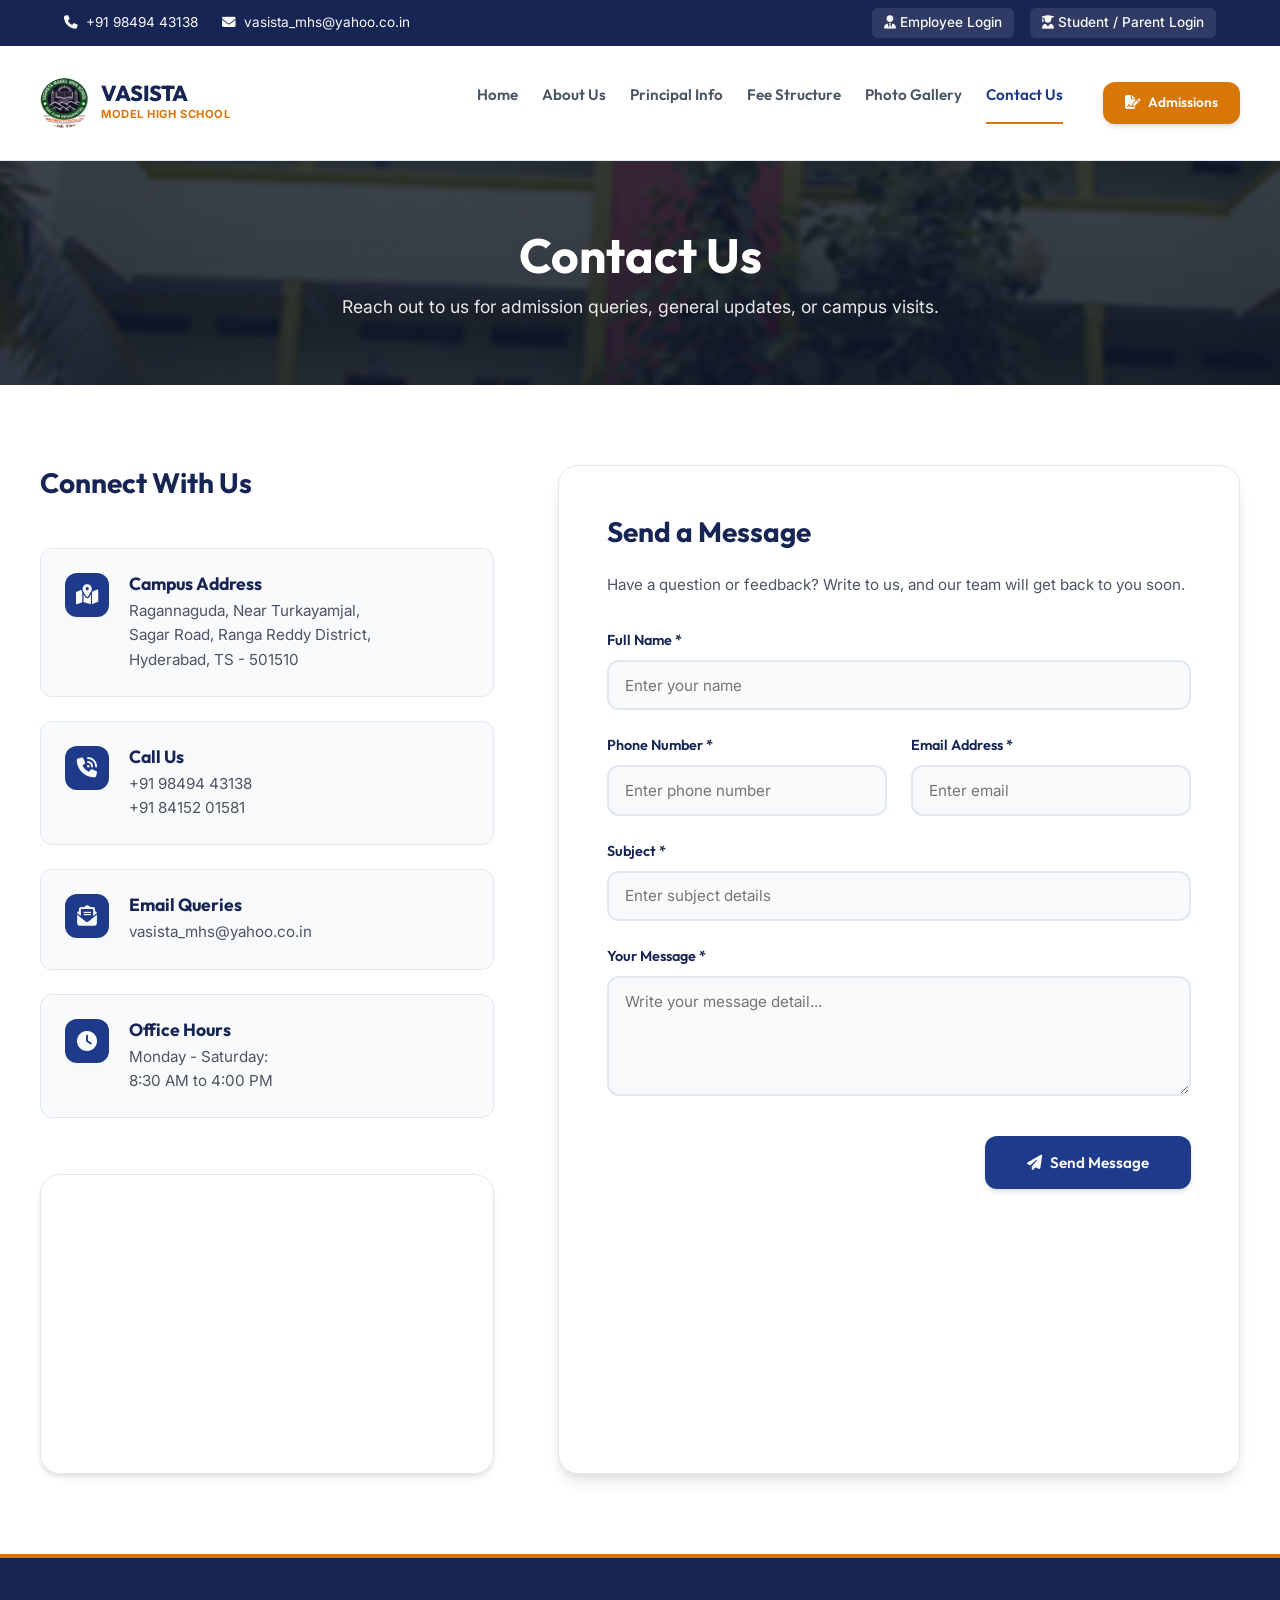
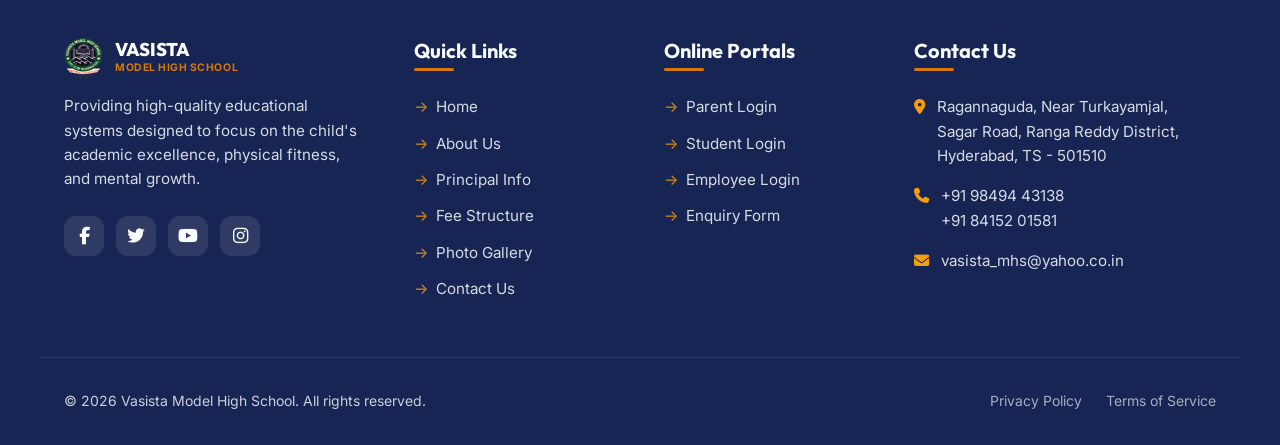
<file: contact.html>
<!DOCTYPE html>
<html lang="en">
<head>
  <meta charset="UTF-8">
  <meta name="viewport" content="width=device-width, initial-scale=1.0">
  <title>Vasista Model High School || Contact Us</title>
  
  <!-- SEO Meta Tags -->
  <meta name="description" content="Contact Vasista Model High School. Get school phone numbers, emails, location addresses, Google Maps location, and send direct messages.">
  <meta name="keywords" content="Vasista school contact number, school location Sagar Road, school email Hayathnagar, contact form school">
  <meta name="author" content="Vasista Model High School">
  
  <!-- Favicon -->
  <link rel="icon" href="img/school_logo.png" type="image/x-icon">
  
  <!-- FontAwesome Icons CDN -->
  <link rel="stylesheet" href="https://cdnjs.cloudflare.com/ajax/libs/font-awesome/6.4.0/css/all.min.css">
  
  <!-- Custom Stylesheet -->
  <link rel="stylesheet" href="css/style.css">
</head>
<body>

  <!-- Top Bar -->
  <div class="top-bar">
    <div class="container top-bar-inner">
      <div class="top-info">
        <span><i class="fa-solid fa-phone"></i> +91 98494 43138</span>
        <span><i class="fa-solid fa-envelope"></i> vasista_mhs@yahoo.co.in</span>
      </div>
      <div class="top-links">
        <a href="http://school.login1.in/login/VMHS-RRD-1016" target="_blank"><i class="fa-solid fa-user-tie"></i> Employee Login</a>
        <a href="http://student.login1.in/login/VMHS-RRD-1016" target="_blank"><i class="fa-solid fa-user-graduate"></i> Student / Parent Login</a>
      </div>
    </div>
  </div>

  <!-- Header & Navigation -->
  <header>
    <div class="container nav-container">
      <a href="index.html" class="logo-link">
        <img src="img/school_logo.png" alt="Vasista Model High School Logo" class="logo-img" style="border-radius: 50%;">
        <div class="logo-text">
          <span class="logo-title">VASISTA</span>
          <span class="logo-subtitle">Model High School</span>
        </div>
      </a>
      
      <nav class="nav-menu">
        <div class="nav-item"><a href="index.html" class="nav-link">Home</a></div>
        <div class="nav-item"><a href="about.html" class="nav-link">About Us</a></div>
        <div class="nav-item"><a href="principal.html" class="nav-link">Principal Info</a></div>
        <div class="nav-item"><a href="fee.html" class="nav-link">Fee Structure</a></div>
        <div class="nav-item"><a href="gallery.html" class="nav-link">Photo Gallery</a></div>
        <div class="nav-item active"><a href="contact.html" class="nav-link">Contact Us</a></div>
        <div class="nav-item" style="margin-left: 1rem;">
          <a href="admission.html" class="btn btn-accent" style="padding: 0.5rem 1.25rem; font-size: 0.85rem;"><i class="fa-solid fa-file-signature"></i> Admissions</a>
        </div>
      </nav>
      
      <button class="mobile-nav-toggle" aria-label="Toggle Navigation">
        <span></span>
        <span></span>
        <span></span>
      </button>
    </div>
  </header>

  <!-- Subpage Hero / Banner -->
  <section class="section" style="background: linear-gradient(rgba(15, 23, 42, 0.8), rgba(15, 23, 42, 0.85)), url('img/school-building.jpg') center center / cover; color: white; padding: 4rem 0; text-align: center;">
    <div class="container">
      <h1 style="color: white; font-size: 3rem; margin-bottom: 0.5rem;">Contact Us</h1>
      <p style="font-size: 1.1rem; opacity: 0.9; max-width: 600px; margin: 0 auto;">Reach out to us for admission queries, general updates, or campus visits.</p>
    </div>
  </section>

  <!-- Contact Section Details -->
  <section class="section container">
    <div class="contact-layout reveal">
      <!-- Left side: Contact Cards & Google Maps -->
      <div class="contact-info-cards">
        <h2 style="font-size: 1.75rem; margin-bottom: 1.5rem; color: var(--primary-dark); font-family: var(--font-heading);">Connect With Us</h2>
        
        <!-- Info Card 1 -->
        <div class="info-card">
          <div class="info-card-icon"><i class="fa-solid fa-map-location-dot"></i></div>
          <div class="info-card-detail">
            <h4>Campus Address</h4>
            <p>Ragannaguda, Near Turkayamjal,
               Sagar Road, Ranga Reddy District,
               Hyderabad, TS - 501510</p>
          </div>
        </div>

        <!-- Info Card 2 -->
        <div class="info-card">
          <div class="info-card-icon"><i class="fa-solid fa-phone-volume"></i></div>
          <div class="info-card-detail">
            <h4>Call Us</h4>
            <p>+91 98494 43138
               +91 84152 01581</p>
          </div>
        </div>

        <!-- Info Card 3 -->
        <div class="info-card">
          <div class="info-card-icon"><i class="fa-solid fa-envelope-open-text"></i></div>
          <div class="info-card-detail">
            <h4>Email Queries</h4>
            <p>vasista_mhs@yahoo.co.in</p>
          </div>
        </div>

        <!-- Info Card 4 -->
        <div class="info-card">
          <div class="info-card-icon"><i class="fa-solid fa-clock"></i></div>
          <div class="info-card-detail">
            <h4>Office Hours</h4>
            <p>Monday - Saturday:
               8:30 AM to 4:00 PM</p>
          </div>
        </div>

        <!-- Google Map Embedded -->
        <div class="map-card">
          <!-- Embedded Google Maps centered around Turkayamjal / Ragannaguda area Hyderabad -->
          <iframe src="https://www.google.com/maps/embed?pb=!1m18!1m12!1m3!1d15239.387140810467!2d78.5866184!3d17.3013066!2m3!1f0!2f0!3f0!3m2!1i1024!2i768!4f13.1!3m3!1m2!1s0x3bcba238f294025f%3A0xe54e3d366a6a1e94!2sRagannaguda%2C%20Telangana%20501510!5e0!3m2!1sen!2sin!4v1680000000000!5m2!1sen!2sin" allowfullscreen="" loading="lazy" referrerpolicy="no-referrer-when-downgrade" title="Vasista Model High School location map"></iframe>
        </div>
      </div>

      <!-- Right side: Message Form -->
      <div class="form-card">
        <h2 style="font-size: 1.75rem; margin-bottom: 1.5rem; color: var(--primary-dark); font-family: var(--font-heading);">Send a Message</h2>
        <p style="color: var(--text-muted); margin-bottom: 2rem; font-size: 0.95rem;">
          Have a question or feedback? Write to us, and our team will get back to you soon.
        </p>

        <div class="form-success-message" id="contactSuccess"></div>

        <form id="contactForm">
          <div class="form-group">
            <label for="contactName" class="form-label">Full Name *</label>
            <input type="text" id="contactName" class="form-control" placeholder="Enter your name" required>
          </div>

          <div class="form-row">
            <div class="form-group">
              <label for="contactPhone" class="form-label">Phone Number *</label>
              <input type="tel" id="contactPhone" class="form-control" placeholder="Enter phone number" required>
            </div>

            <div class="form-group">
              <label for="contactEmail" class="form-label">Email Address *</label>
              <input type="email" id="contactEmail" class="form-control" placeholder="Enter email" required>
            </div>
          </div>

          <div class="form-group">
            <label for="contactSubject" class="form-label">Subject *</label>
            <input type="text" id="contactSubject" class="form-control" placeholder="Enter subject details" required>
          </div>

          <div class="form-group">
            <label for="contactMsg" class="form-label">Your Message *</label>
            <textarea id="contactMsg" class="form-control" placeholder="Write your message detail..." required></textarea>
          </div>

          <div style="text-align: right; margin-top: 2rem;">
            <button type="submit" class="btn btn-primary" style="padding: 0.95rem 2.5rem;"><i class="fa-solid fa-paper-plane"></i> Send Message</button>
          </div>
        </form>
      </div>
    </div>
  </section>

  <!-- Footer -->
  <footer>
    <div class="container footer-grid">
      <!-- Column 1: School Info -->
      <div class="footer-col">
        <div class="logo-link" style="margin-bottom: 1rem;">
          <img src="img/school_logo.png" alt="Vasista Logo" style="border-radius: 50%; height: 40px;">
          <div class="logo-text">
            <span class="logo-title" style="color: white; font-size: 1.15rem;">VASISTA</span>
            <span class="logo-subtitle" style="font-size: 0.65rem;">Model High School</span>
          </div>
        </div>
        <p class="footer-desc">
          Providing high-quality educational systems designed to focus on the child's academic excellence, physical fitness, and mental growth.
        </p>
        <div class="social-links">
          <a href="https://facebook.com/VasistaModelHighSchool" target="_blank" class="social-link" aria-label="Facebook"><i class="fa-brands fa-facebook-f"></i></a>
          <a href="https://twitter.com/VasistaMHS" target="_blank" class="social-link" aria-label="Twitter"><i class="fa-brands fa-twitter"></i></a>
          <a href="https://youtube.com/@VasistaModelHighSchool" target="_blank" class="social-link" aria-label="YouTube"><i class="fa-brands fa-youtube"></i></a>
          <a href="https://instagram.com/VasistaModelHighSchool" target="_blank" class="social-link" aria-label="Instagram"><i class="fa-brands fa-instagram"></i></a>
        </div>
      </div>
      
      <!-- Column 2: Navigation Links -->
      <div class="footer-col">
        <h3>Quick Links</h3>
        <div class="footer-links">
          <a href="index.html">Home</a>
          <a href="about.html">About Us</a>
          <a href="principal.html">Principal Info</a>
          <a href="fee.html">Fee Structure</a>
          <a href="gallery.html">Photo Gallery</a>
          <a href="contact.html">Contact Us</a>
        </div>
      </div>

      <!-- Column 3: Portals -->
      <div class="footer-col">
        <h3>Online Portals</h3>
        <div class="footer-links">
          <a href="http://student.login1.in/login/VMHS-RRD-1016" target="_blank">Parent Login</a>
          <a href="http://student.login1.in/login/VMHS-RRD-1016" target="_blank">Student Login</a>
          <a href="http://school.login1.in/login/VMHS-RRD-1016" target="_blank">Employee Login</a>
          <a href="admission.html">Enquiry Form</a>
        </div>
      </div>
      
      <!-- Column 4: Contact Details -->
      <div class="footer-col">
        <h3>Contact Us</h3>
        <div class="footer-contact">
          <div class="footer-contact-item">
            <i class="fa-solid fa-location-dot"></i>
            <span>Ragannaguda, Near Turkayamjal,<br>Sagar Road, Ranga Reddy District,<br>Hyderabad, TS - 501510</span>
          </div>
          <div class="footer-contact-item">
            <i class="fa-solid fa-phone"></i>
            <span>+91 98494 43138<br>+91 84152 01581</span>
          </div>
          <div class="footer-contact-item">
            <i class="fa-solid fa-envelope"></i>
            <span>vasista_mhs@yahoo.co.in</span>
          </div>
        </div>
      </div>
    </div>
    
    <!-- Footer Bottom -->
    <div class="container footer-bottom">
      <p>&copy; 2026 Vasista Model High School. All rights reserved.</p>
      <div class="footer-bottom-links">
        <a href="#" style="opacity: 0.8;">Privacy Policy</a>
        <a href="#" style="opacity: 0.8;">Terms of Service</a>
      </div>
    </div>
  </footer>

  <!-- Scripts -->
  <script src="js/main.js"></script>
</body>
</html>
</file>
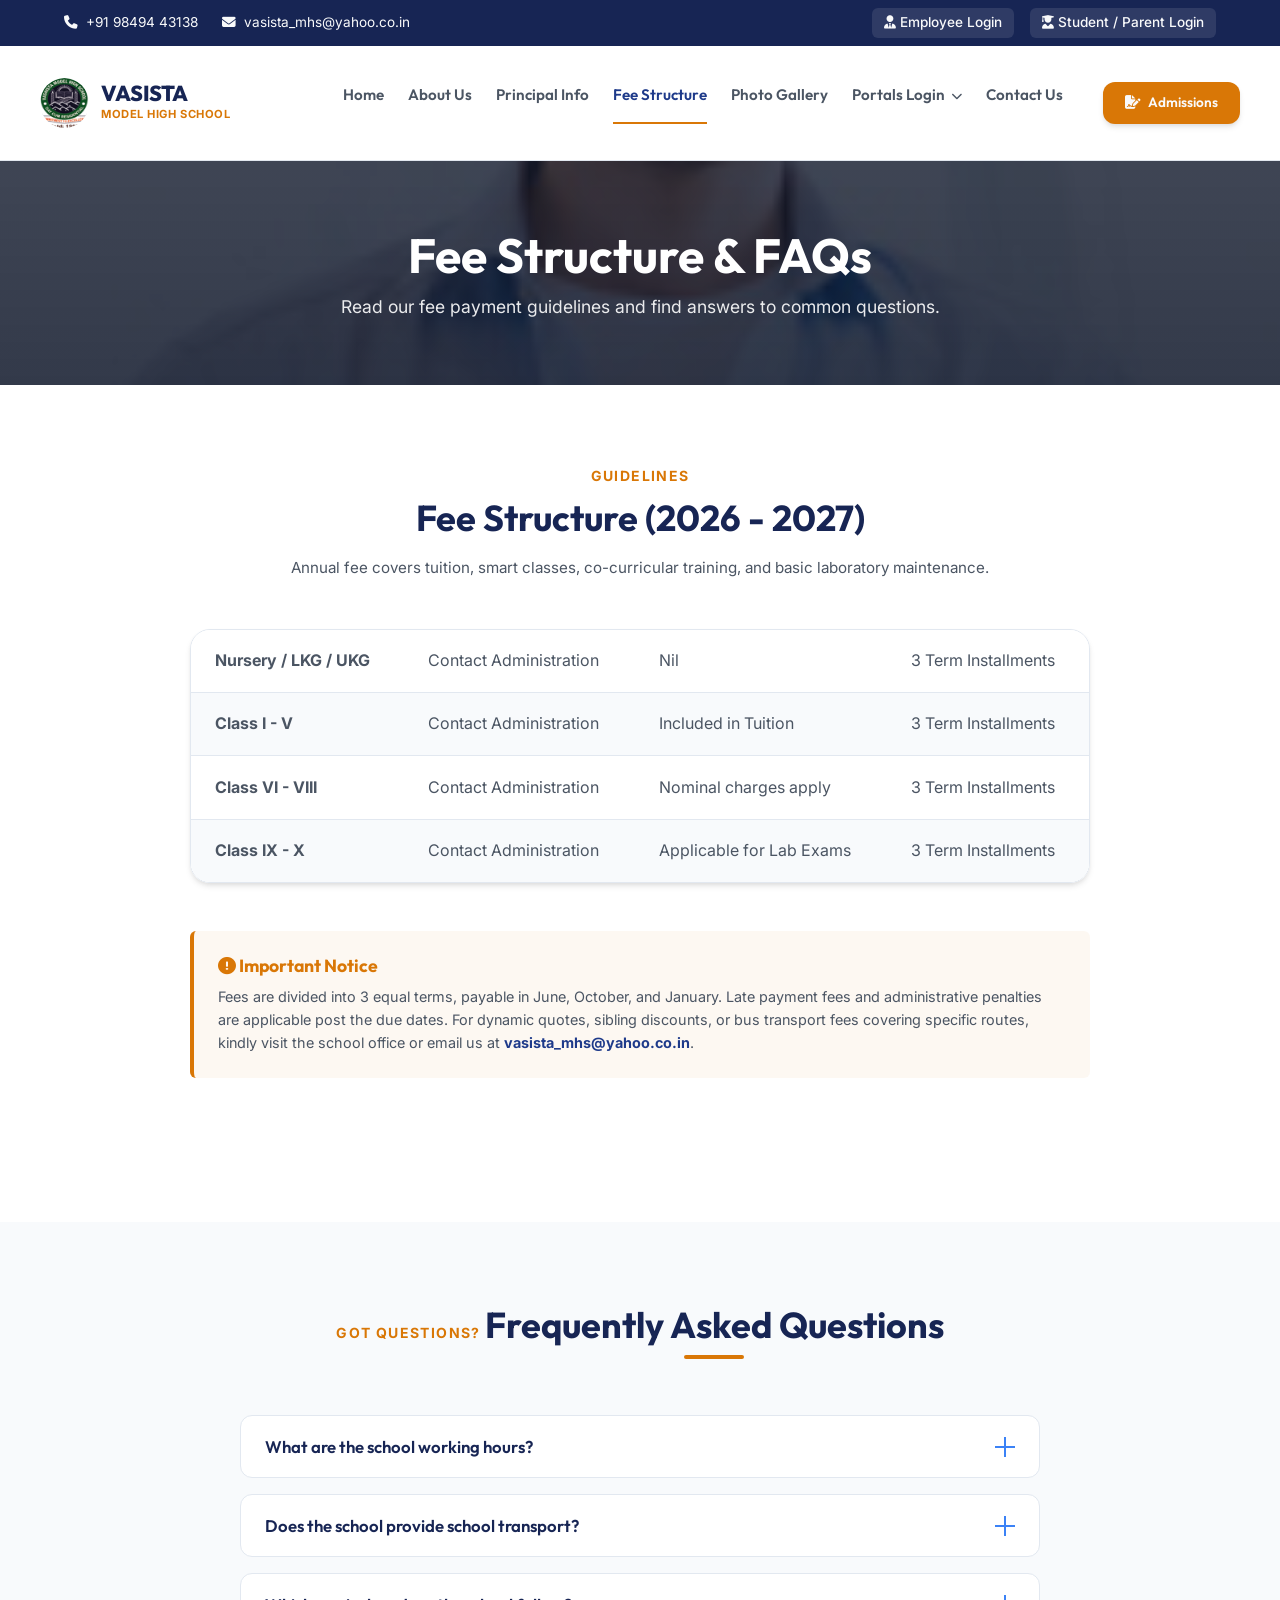
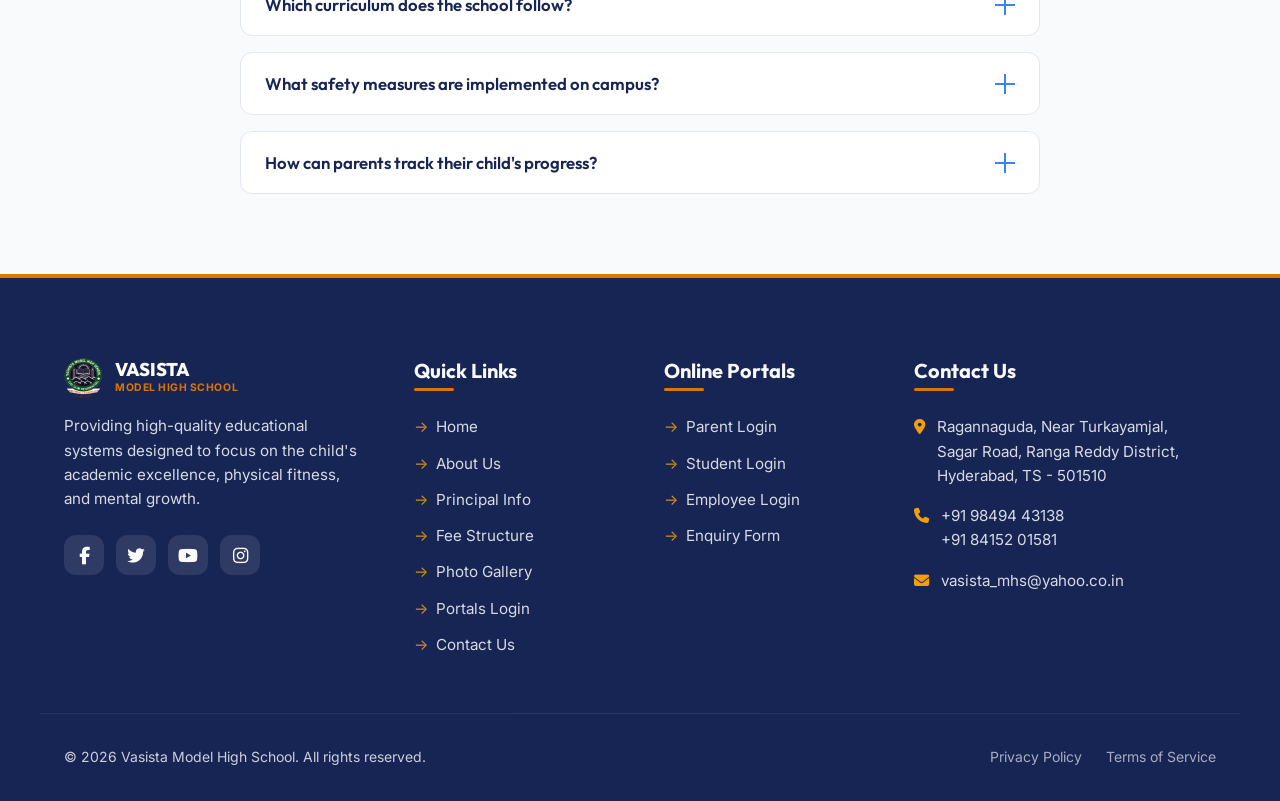
<file: fee.html>
<!DOCTYPE html>
<html lang="en">
<head>
  <meta charset="UTF-8">
  <meta name="viewport" content="width=device-width, initial-scale=1.0">
  <title>Vasista Model High School || Fee Structure</title>
  
  <!-- SEO Meta Tags -->
  <meta name="description" content="View the academic year fee guidelines, admission criteria, and frequently asked questions for Vasista Model High School.">
  <meta name="keywords" content="Vasista school fee structure, school transport fee, admission guidelines Ragannaguda, school FAQs">
  <meta name="author" content="Vasista Model High School">
  
  <!-- Favicon -->
  <link rel="icon" href="img/school_logo.png" type="image/x-icon">
  
  <!-- FontAwesome Icons CDN -->
  <link rel="stylesheet" href="https://cdnjs.cloudflare.com/ajax/libs/font-awesome/6.4.0/css/all.min.css">
  
  <!-- Custom Stylesheet -->
  <link rel="stylesheet" href="css/style.css">
</head>
<body>

  <!-- Top Bar -->
  <div class="top-bar">
    <div class="container top-bar-inner">
      <div class="top-info">
        <span><i class="fa-solid fa-phone"></i> +91 98494 43138</span>
        <span><i class="fa-solid fa-envelope"></i> vasista_mhs@yahoo.co.in</span>
      </div>
      <div class="top-links">
        <a href="http://school.login1.in/login/VMHS-RRD-1016" target="_blank"><i class="fa-solid fa-user-tie"></i> Employee Login</a>
        <a href="http://student.login1.in/login/VMHS-RRD-1016" target="_blank"><i class="fa-solid fa-user-graduate"></i> Student / Parent Login</a>
      </div>
    </div>
  </div>

  <!-- Header & Navigation -->
  <header>
    <div class="container nav-container">
      <a href="index.html" class="logo-link">
        <img src="img/school_logo.png" alt="Vasista Model High School Logo" class="logo-img" style="border-radius: 50%;">
        <div class="logo-text">
          <span class="logo-title">VASISTA</span>
          <span class="logo-subtitle">Model High School</span>
        </div>
      </a>
      
      <nav class="nav-menu">
        <div class="nav-item"><a href="index.html" class="nav-link">Home</a></div>
        <div class="nav-item"><a href="about.html" class="nav-link">About Us</a></div>
        <div class="nav-item"><a href="principal.html" class="nav-link">Principal Info</a></div>
        <div class="nav-item active"><a href="fee.html" class="nav-link">Fee Structure</a></div>
        <div class="nav-item"><a href="gallery.html" class="nav-link">Photo Gallery</a></div>
                <div class="nav-item dropdown">
          <a href="login.html" class="nav-link">Portals Login <i class="fa-solid fa-chevron-down" style="font-size: 0.7rem; margin-left: 3px;"></i></a>
          <div class="dropdown-menu">
            <a href="http://student.login1.in/login/VMHS-RRD-1016" target="_blank" class="dropdown-item"><i class="fa-solid fa-user-graduate"></i> Student / Parent Login</a>
            <a href="http://school.login1.in/login/VMHS-RRD-1016" target="_blank" class="dropdown-item"><i class="fa-solid fa-user-tie"></i> Employee Login</a>
          </div>
        </div>
        <div class="nav-item"><a href="contact.html" class="nav-link">Contact Us</a></div>
        <div class="nav-item" style="margin-left: 1rem;">
          <a href="admission.html" class="btn btn-accent" style="padding: 0.5rem 1.25rem; font-size: 0.85rem;"><i class="fa-solid fa-file-signature"></i> Admissions</a>
        </div>
      </nav>
      
      <button class="mobile-nav-toggle" aria-label="Toggle Navigation">
        <span></span>
        <span></span>
        <span></span>
      </button>
    </div>
  </header>

  <!-- Subpage Hero / Banner -->
  <section class="section" style="background: linear-gradient(rgba(15, 23, 42, 0.8), rgba(15, 23, 42, 0.85)), url('img/about02.jpg') center center / cover; color: white; padding: 4rem 0; text-align: center;">
    <div class="container">
      <h1 style="color: white; font-size: 3rem; margin-bottom: 0.5rem;">Fee Structure & FAQs</h1>
      <p style="font-size: 1.1rem; opacity: 0.9; max-width: 600px; margin: 0 auto;">Read our fee payment guidelines and find answers to common questions.</p>
    </div>
  </section>

  <!-- Fee Structure Details -->
  <section class="section container">
    <div class="reveal" style="max-width: 900px; margin: 0 auto;">
      <span class="section-subtitle" style="display: block; text-align: center;">Guidelines</span>
      <h2 style="font-size: 2.25rem; text-align: center; margin-bottom: 1rem; color: var(--primary-dark);">Fee Structure (2026 - 2027)</h2>
      <p style="color: var(--text-muted); text-align: center; margin-bottom: 3rem; font-size: 0.95rem;">
        Annual fee covers tuition, smart classes, co-curricular training, and basic laboratory maintenance.
      </p>

      <div class="table-container">
        <table class="custom-table">
          <thead>
            <tr>
            </tr>
          </thead>
          <tbody>
            <tr>
              <td><strong>Nursery / LKG / UKG</strong></td>
              <td>Contact Administration</td>
              <td>Nil</td>
              <td>3 Term Installments</td>
            </tr>
            <tr>
              <td><strong>Class I - V</strong></td>
              <td>Contact Administration</td>
              <td>Included in Tuition</td>
              <td>3 Term Installments</td>
            </tr>
            <tr>
              <td><strong>Class VI - VIII</strong></td>
              <td>Contact Administration</td>
              <td>Nominal charges apply</td>
              <td>3 Term Installments</td>
            </tr>
            <tr>
              <td><strong>Class IX - X</strong></td>
              <td>Contact Administration</td>
              <td>Applicable for Lab Exams</td>
              <td>3 Term Installments</td>
            </tr>
          </tbody>
        </table>
      </div>

      <div style="background-color: rgba(217, 119, 6, 0.05); border-left: 4px solid var(--accent); padding: 1.5rem; border-radius: var(--radius-sm); margin-bottom: 4rem;">
        <h4 style="color: var(--accent); margin-bottom: 0.5rem; font-size: 1.1rem; font-family: var(--font-heading);"><i class="fa-solid fa-circle-exclamation"></i> Important Notice</h4>
        <p style="color: var(--text-muted); font-size: 0.9rem; line-height: 1.6;">
          Fees are divided into 3 equal terms, payable in June, October, and January. Late payment fees and administrative penalties are applicable post the due dates. For dynamic quotes, sibling discounts, or bus transport fees covering specific routes, kindly visit the school office or email us at <strong style="color: var(--primary);">vasista_mhs@yahoo.co.in</strong>.
        </p>
      </div>
    </div>
  </section>

  <!-- FAQs Section -->
  <section class="section section-offset">
    <div class="container reveal">
      <div class="section-title-wrapper">
        <span class="section-subtitle">Got Questions?</span>
        <h2 class="section-title">Frequently Asked Questions</h2>
      </div>

      <div class="accordion-wrapper">
        <!-- FAQ 1 -->
        <div class="accordion-item">
          <button class="accordion-header">
            What are the school working hours?
            <span class="accordion-icon"></span>
          </button>
          <div class="accordion-content">
            <div class="accordion-content-inner">
              Our school hours are structured as follows:
              <ul style="margin-top: 0.5rem; padding-left: 1rem; list-style-type: disc;">
                <li><strong>Nursery to UKG:</strong> 8:45 AM to 12:30 PM</li>
                <li><strong>Class I to Class X:</strong> 8:45 AM to 3:30 PM</li>
              </ul>
              All students are required to report inside the campus by 8:40 AM for the morning assembly.
            </div>
          </div>
        </div>

        <!-- FAQ 2 -->
        <div class="accordion-item">
          <button class="accordion-header">
            Does the school provide school transport?
            <span class="accordion-icon"></span>
          </button>
          <div class="accordion-content">
            <div class="accordion-content-inner">
              Yes, Vasista Model High School runs a fleet of safe, CCTV-monitored school buses. Our transport network covers Ragannaguda, Hasthinapuram, Turkayamjal, Hayathnagar, Chintalakunta, and neighboring locations on the Nagarjuna Sagar Road. Pick-up and drop-off points can be registered at the administrative desk during admission.
            </div>
          </div>
        </div>

        <!-- FAQ 3 -->
        <div class="accordion-item">
          <button class="accordion-header">
            Which curriculum does the school follow?
            <span class="accordion-icon"></span>
          </button>
          <div class="accordion-content">
            <div class="accordion-content-inner">
              We follow the <strong>Telangana State Board of Secondary Education (SSC)</strong> curriculum. To prepare students for future global challenges, we integrate CBSE reference guides, smart visual learning systems, and advanced computer training lessons into our daily routine.
            </div>
          </div>
        </div>

        <!-- FAQ 4 -->
        <div class="accordion-item">
          <button class="accordion-header">
            What safety measures are implemented on campus?
            <span class="accordion-icon"></span>
          </button>
          <div class="accordion-content">
            <div class="accordion-content-inner">
              Student safety is our top priority. Our entire school building is under active CCTV surveillance, and fire safety systems are installed on each floor. Regular safety drills are conducted. Additionally, we have separate toilets for boys and girls, pure drinking RO water facilities, and a dedicated sick bay for first-aid emergencies.
            </div>
          </div>
        </div>

        <!-- FAQ 5 -->
        <div class="accordion-item">
          <button class="accordion-header">
            How can parents track their child's progress?
            <span class="accordion-icon"></span>
          </button>
          <div class="accordion-content">
            <div class="accordion-content-inner">
              We utilize a digital <strong>Campus Management System (CMS)</strong>. Parents receive separate login credentials to track attendance, monthly class performance, progress reports, and notices. We also hold mandatory Parent-Teacher Meetings (PTMs) on the second Saturday of every month to discuss student progress in detail.
            </div>
          </div>
        </div>
      </div>
    </div>
  </section>

  <!-- Footer -->
  <footer>
    <div class="container footer-grid">
      <!-- Column 1: School Info -->
      <div class="footer-col">
        <div class="logo-link" style="margin-bottom: 1rem;">
          <img src="img/school_logo.png" alt="Vasista Logo" style="border-radius: 50%; height: 40px;">
          <div class="logo-text">
            <span class="logo-title" style="color: white; font-size: 1.15rem;">VASISTA</span>
            <span class="logo-subtitle" style="font-size: 0.65rem;">Model High School</span>
          </div>
        </div>
        <p class="footer-desc">
          Providing high-quality educational systems designed to focus on the child's academic excellence, physical fitness, and mental growth.
        </p>
        <div class="social-links">
          <a href="https://facebook.com/VasistaModelHighSchool" target="_blank" class="social-link" aria-label="Facebook"><i class="fa-brands fa-facebook-f"></i></a>
          <a href="https://twitter.com/VasistaMHS" target="_blank" class="social-link" aria-label="Twitter"><i class="fa-brands fa-twitter"></i></a>
          <a href="https://youtube.com/@VasistaModelHighSchool" target="_blank" class="social-link" aria-label="YouTube"><i class="fa-brands fa-youtube"></i></a>
          <a href="https://instagram.com/VasistaModelHighSchool" target="_blank" class="social-link" aria-label="Instagram"><i class="fa-brands fa-instagram"></i></a>
        </div>
      </div>
      
      <!-- Column 2: Navigation Links -->
      <div class="footer-col">
        <h3>Quick Links</h3>
        <div class="footer-links">
          <a href="index.html">Home</a>
          <a href="about.html">About Us</a>
          <a href="principal.html">Principal Info</a>
          <a href="fee.html">Fee Structure</a>
          <a href="gallery.html">Photo Gallery</a>
          <a href="login.html">Portals Login</a>
          <a href="contact.html">Contact Us</a>
        </div>
      </div>

      <!-- Column 3: Portals -->
      <div class="footer-col">
        <h3>Online Portals</h3>
        <div class="footer-links">
          <a href="http://student.login1.in/login/VMHS-RRD-1016" target="_blank">Parent Login</a>
          <a href="http://student.login1.in/login/VMHS-RRD-1016" target="_blank">Student Login</a>
          <a href="http://school.login1.in/login/VMHS-RRD-1016" target="_blank">Employee Login</a>
          <a href="admission.html">Enquiry Form</a>
        </div>
      </div>
      
      <!-- Column 4: Contact Details -->
      <div class="footer-col">
        <h3>Contact Us</h3>
        <div class="footer-contact">
          <div class="footer-contact-item">
            <i class="fa-solid fa-location-dot"></i>
            <span>Ragannaguda, Near Turkayamjal,<br>Sagar Road, Ranga Reddy District,<br>Hyderabad, TS - 501510</span>
          </div>
          <div class="footer-contact-item">
            <i class="fa-solid fa-phone"></i>
            <span>+91 98494 43138<br>+91 84152 01581</span>
          </div>
          <div class="footer-contact-item">
            <i class="fa-solid fa-envelope"></i>
            <span>vasista_mhs@yahoo.co.in</span>
          </div>
        </div>
      </div>
    </div>
    
    <!-- Footer Bottom -->
    <div class="container footer-bottom">
      <p>&copy; 2026 Vasista Model High School. All rights reserved.</p>
      <div class="footer-bottom-links">
        <a href="#" style="opacity: 0.8;">Privacy Policy</a>
        <a href="#" style="opacity: 0.8;">Terms of Service</a>
      </div>
    </div>
  </footer>

  <!-- Scripts -->
  <script src="js/main.js"></script>
</body>
</html>
</file>
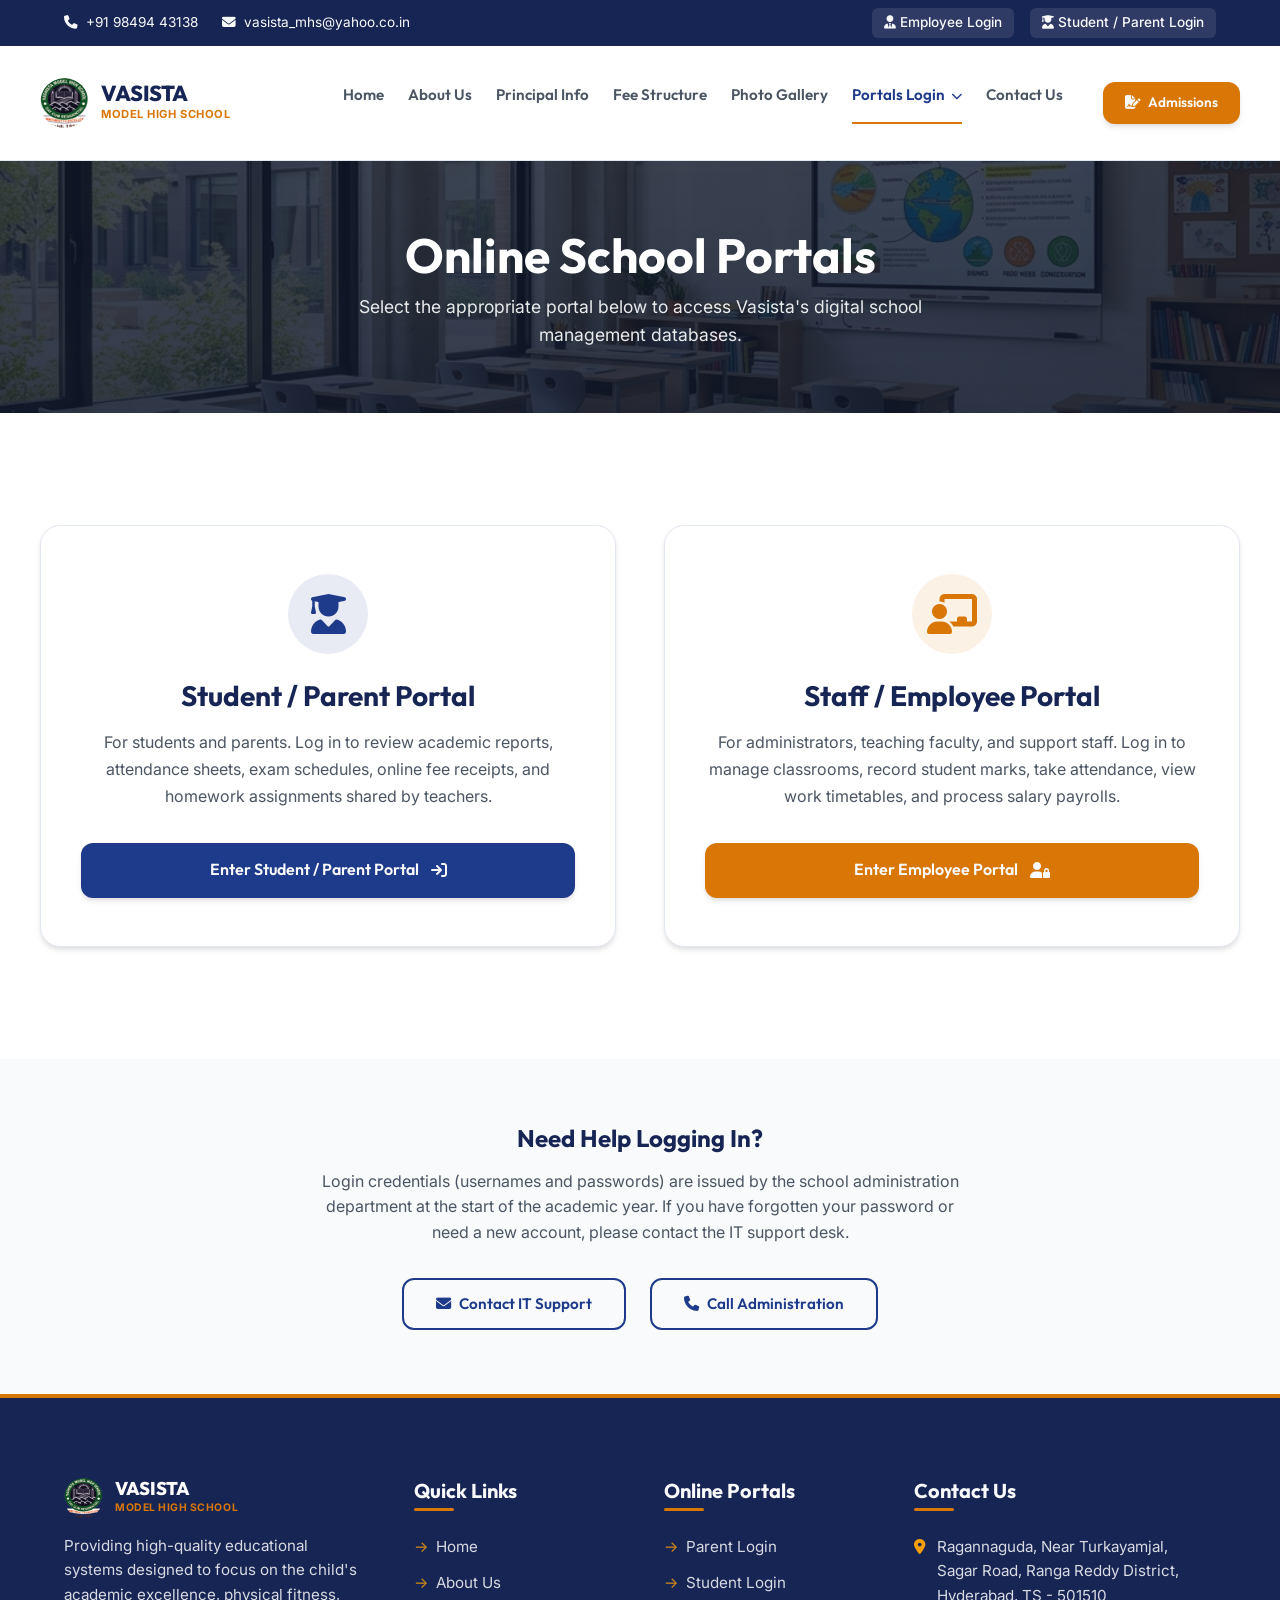
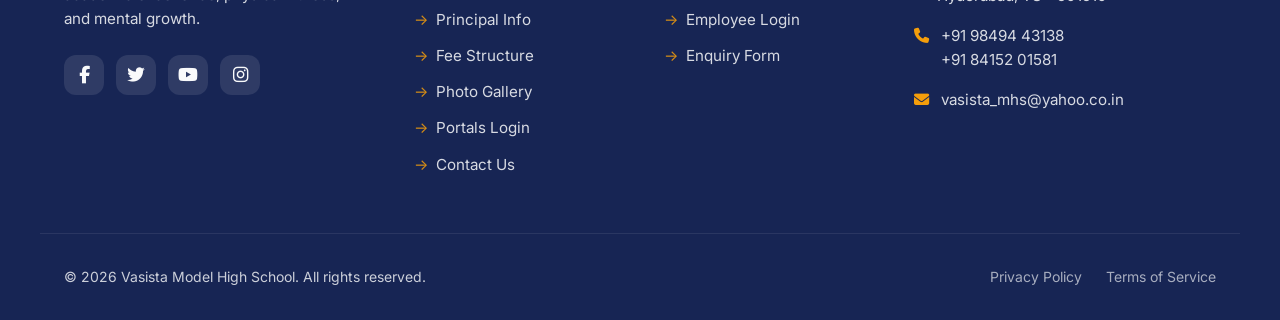
<file: login.html>
<!DOCTYPE html>
<html lang="en">
<head>
  <meta charset="UTF-8">
  <meta name="viewport" content="width=device-width, initial-scale=1.0">
  <title>Vasista Model High School || Online Portals</title>
  
  <!-- SEO Meta Tags -->
  <meta name="description" content="Access the Vasista Model High School Student, Parent, and Employee online portals. Log in to view grades, attendance, homework, and manage administrative school tasks.">
  <meta name="keywords" content="Vasista school login, student portal, parent login, employee login, VMHS school management login">
  <meta name="author" content="Vasista Model High School">
  
  <!-- Favicon -->
  <link rel="icon" href="img/school_logo.png" type="image/x-icon">
  
  <!-- FontAwesome Icons CDN -->
  <link rel="stylesheet" href="https://cdnjs.cloudflare.com/ajax/libs/font-awesome/6.4.0/css/all.min.css">
  
  <!-- Custom Stylesheet -->
  <link rel="stylesheet" href="css/style.css">
</head>
<body>

  <!-- Top Bar -->
  <div class="top-bar">
    <div class="container top-bar-inner">
      <div class="top-info">
        <span><i class="fa-solid fa-phone"></i> +91 98494 43138</span>
        <span><i class="fa-solid fa-envelope"></i> vasista_mhs@yahoo.co.in</span>
      </div>
      <div class="top-links">
        <a href="http://school.login1.in/login/VMHS-RRD-1016" target="_blank"><i class="fa-solid fa-user-tie"></i> Employee Login</a>
        <a href="http://student.login1.in/login/VMHS-RRD-1016" target="_blank"><i class="fa-solid fa-user-graduate"></i> Student / Parent Login</a>
      </div>
    </div>
  </div>

  <!-- Header & Navigation -->
  <header>
    <div class="container nav-container">
      <a href="index.html" class="logo-link">
        <img src="img/school_logo.png" alt="Vasista Model High School Logo" class="logo-img" style="border-radius: 50%;">
        <div class="logo-text">
          <span class="logo-title">VASISTA</span>
          <span class="logo-subtitle">Model High School</span>
        </div>
      </a>
      
      <nav class="nav-menu">
        <div class="nav-item"><a href="index.html" class="nav-link">Home</a></div>
        <div class="nav-item"><a href="about.html" class="nav-link">About Us</a></div>
        <div class="nav-item"><a href="principal.html" class="nav-link">Principal Info</a></div>
        <div class="nav-item"><a href="fee.html" class="nav-link">Fee Structure</a></div>
        <div class="nav-item"><a href="gallery.html" class="nav-link">Photo Gallery</a></div>
                <div class="nav-item active dropdown">
          <a href="login.html" class="nav-link">Portals Login <i class="fa-solid fa-chevron-down" style="font-size: 0.7rem; margin-left: 3px;"></i></a>
          <div class="dropdown-menu">
            <a href="http://student.login1.in/login/VMHS-RRD-1016" target="_blank" class="dropdown-item"><i class="fa-solid fa-user-graduate"></i> Student / Parent Login</a>
            <a href="http://school.login1.in/login/VMHS-RRD-1016" target="_blank" class="dropdown-item"><i class="fa-solid fa-user-tie"></i> Employee Login</a>
          </div>
        </div>
        <div class="nav-item"><a href="contact.html" class="nav-link">Contact Us</a></div>
        <div class="nav-item" style="margin-left: 1rem;">
          <a href="admission.html" class="btn btn-accent" style="padding: 0.5rem 1.25rem; font-size: 0.85rem;"><i class="fa-solid fa-file-signature"></i> Admissions</a>
        </div>
      </nav>
      
      <button class="mobile-nav-toggle" aria-label="Toggle Navigation">
        <span></span>
        <span></span>
        <span></span>
      </button>
    </div>
  </header>

  <!-- Subpage Hero / Banner -->
  <section class="section" style="background: linear-gradient(rgba(15, 23, 42, 0.8), rgba(15, 23, 42, 0.85)), url('img/infrastructure_classroom.jpg') center center / cover; color: white; padding: 4rem 0; text-align: center;">
    <div class="container">
      <h1 style="color: white; font-size: 3rem; margin-bottom: 0.5rem;">Online School Portals</h1>
      <p style="font-size: 1.1rem; opacity: 0.9; max-width: 600px; margin: 0 auto;">Select the appropriate portal below to access Vasista's digital school management databases.</p>
    </div>
  </section>

  <!-- Portal Cards Grid -->
  <section class="section container">
    <div class="grid-2 reveal" style="gap: 3rem; margin: 2rem 0;">
      <!-- Card 1: Student / Parent Portal -->
      <div style="background-color: var(--bg-card); border: 1px solid var(--border-color); padding: 3rem 2.5rem; border-radius: var(--radius-lg); box-shadow: var(--shadow-md); display: flex; flex-direction: column; align-items: center; text-align: center; transition: var(--transition-normal);" onmouseover="this.style.transform='translateY(-6px)'; this.style.borderColor='var(--primary-light)'; this.style.boxShadow='var(--shadow-lg)';" onmouseout="this.style.transform='none'; this.style.borderColor='var(--border-color)'; this.style.boxShadow='var(--shadow-md)';">
        <div style="background-color: rgba(30, 58, 138, 0.1); color: var(--primary); width: 80px; height: 80px; border-radius: 50%; display: flex; align-items: center; justify-content: center; font-size: 2.5rem; margin-bottom: 1.5rem;">
          <i class="fa-solid fa-user-graduate"></i>
        </div>
        <h2 style="font-size: 1.75rem; color: var(--primary-dark); margin-bottom: 1rem;">Student / Parent Portal</h2>
        <p style="color: var(--text-muted); line-height: 1.7; margin-bottom: 2rem; min-height: 80px;">
          For students and parents. Log in to review academic reports, attendance sheets, exam schedules, online fee receipts, and homework assignments shared by teachers.
        </p>
        <a href="http://student.login1.in/login/VMHS-RRD-1016" target="_blank" class="btn btn-primary" style="width: 100%; padding: 0.8rem; font-size: 1rem; display: flex; align-items: center; justify-content: center; gap: 0.75rem;">
          <span>Enter Student / Parent Portal</span> <i class="fa-solid fa-arrow-right-to-bracket"></i>
        </a>
      </div>

      <!-- Card 2: Staff / Employee Portal -->
      <div style="background-color: var(--bg-card); border: 1px solid var(--border-color); padding: 3rem 2.5rem; border-radius: var(--radius-lg); box-shadow: var(--shadow-md); display: flex; flex-direction: column; align-items: center; text-align: center; transition: var(--transition-normal);" onmouseover="this.style.transform='translateY(-6px)'; this.style.borderColor='var(--accent-light)'; this.style.boxShadow='var(--shadow-lg)';" onmouseout="this.style.transform='none'; this.style.borderColor='var(--border-color)'; this.style.boxShadow='var(--shadow-md)';">
        <div style="background-color: rgba(217, 119, 6, 0.1); color: var(--accent); width: 80px; height: 80px; border-radius: 50%; display: flex; align-items: center; justify-content: center; font-size: 2.5rem; margin-bottom: 1.5rem;">
          <i class="fa-solid fa-chalkboard-user"></i>
        </div>
        <h2 style="font-size: 1.75rem; color: var(--primary-dark); margin-bottom: 1rem;">Staff / Employee Portal</h2>
        <p style="color: var(--text-muted); line-height: 1.7; margin-bottom: 2rem; min-height: 80px;">
          For administrators, teaching faculty, and support staff. Log in to manage classrooms, record student marks, take attendance, view work timetables, and process salary payrolls.
        </p>
        <a href="http://school.login1.in/login/VMHS-RRD-1016" target="_blank" class="btn btn-accent" style="width: 100%; padding: 0.8rem; font-size: 1rem; display: flex; align-items: center; justify-content: center; gap: 0.75rem;">
          <span>Enter Employee Portal</span> <i class="fa-solid fa-user-lock"></i>
        </a>
      </div>
    </div>
  </section>

  <!-- Help & Support Info -->
  <section class="section section-offset" style="text-align: center; padding: 4rem 0;">
    <div class="container reveal">
      <h3 style="font-size: 1.5rem; margin-bottom: 1rem; color: var(--primary-dark);">Need Help Logging In?</h3>
      <p style="color: var(--text-muted); max-width: 650px; margin: 0 auto 2rem auto; line-height: 1.6;">
        Login credentials (usernames and passwords) are issued by the school administration department at the start of the academic year. If you have forgotten your password or need a new account, please contact the IT support desk.
      </p>
      <div style="display: flex; gap: 1.5rem; justify-content: center; flex-wrap: wrap;">
        <a href="contact.html" class="btn btn-outline" style="padding: 0.75rem 2rem;"><i class="fa-solid fa-envelope"></i> Contact IT Support</a>
        <a href="tel:+919849443138" class="btn btn-outline" style="padding: 0.75rem 2rem;"><i class="fa-solid fa-phone"></i> Call Administration</a>
      </div>
    </div>
  </section>

  <!-- Footer -->
  <footer>
    <div class="container footer-grid">
      <!-- Column 1: School Info -->
      <div class="footer-col">
        <div class="logo-link" style="margin-bottom: 1rem;">
          <img src="img/school_logo.png" alt="Vasista Logo" style="border-radius: 50%; height: 40px;">
          <div class="logo-text">
            <span class="logo-title" style="color: white; font-size: 1.15rem;">VASISTA</span>
            <span class="logo-subtitle" style="font-size: 0.65rem;">Model High School</span>
          </div>
        </div>
        <p class="footer-desc">
          Providing high-quality educational systems designed to focus on the child's academic excellence, physical fitness, and mental growth.
        </p>
        <div class="social-links">
          <a href="https://facebook.com/VasistaModelHighSchool" target="_blank" class="social-link" aria-label="Facebook"><i class="fa-brands fa-facebook-f"></i></a>
          <a href="https://twitter.com/VasistaMHS" target="_blank" class="social-link" aria-label="Twitter"><i class="fa-brands fa-twitter"></i></a>
          <a href="https://youtube.com/@VasistaModelHighSchool" target="_blank" class="social-link" aria-label="YouTube"><i class="fa-brands fa-youtube"></i></a>
          <a href="https://instagram.com/VasistaModelHighSchool" target="_blank" class="social-link" aria-label="Instagram"><i class="fa-brands fa-instagram"></i></a>
        </div>
      </div>
      
      <!-- Column 2: Navigation Links -->
      <div class="footer-col">
        <h3>Quick Links</h3>
        <div class="footer-links">
          <a href="index.html">Home</a>
          <a href="about.html">About Us</a>
          <a href="principal.html">Principal Info</a>
          <a href="fee.html">Fee Structure</a>
          <a href="gallery.html">Photo Gallery</a>
          <a href="login.html">Portals Login</a>
          <a href="contact.html">Contact Us</a>
        </div>
      </div>

      <!-- Column 3: Portals -->
      <div class="footer-col">
        <h3>Online Portals</h3>
        <div class="footer-links">
          <a href="http://student.login1.in/login/VMHS-RRD-1016" target="_blank">Parent Login</a>
          <a href="http://student.login1.in/login/VMHS-RRD-1016" target="_blank">Student Login</a>
          <a href="http://school.login1.in/login/VMHS-RRD-1016" target="_blank">Employee Login</a>
          <a href="admission.html">Enquiry Form</a>
        </div>
      </div>
      
      <!-- Column 4: Contact Details -->
      <div class="footer-col">
        <h3>Contact Us</h3>
        <div class="footer-contact">
          <div class="footer-contact-item">
            <i class="fa-solid fa-location-dot"></i>
            <span>Ragannaguda, Near Turkayamjal,<br>Sagar Road, Ranga Reddy District,<br>Hyderabad, TS - 501510</span>
          </div>
          <div class="footer-contact-item">
            <i class="fa-solid fa-phone"></i>
            <span>+91 98494 43138<br>+91 84152 01581</span>
          </div>
          <div class="footer-contact-item">
            <i class="fa-solid fa-envelope"></i>
            <span>vasista_mhs@yahoo.co.in</span>
          </div>
        </div>
      </div>
    </div>
    
    <!-- Footer Bottom -->
    <div class="container footer-bottom">
      <p>&copy; 2026 Vasista Model High School. All rights reserved.</p>
      <div class="footer-bottom-links">
        <a href="#" style="opacity: 0.8;">Privacy Policy</a>
        <a href="#" style="opacity: 0.8;">Terms of Service</a>
      </div>
    </div>
  </footer>

  <!-- Scripts -->
  <script src="js/main.js"></script>
</body>
</html>
</file>
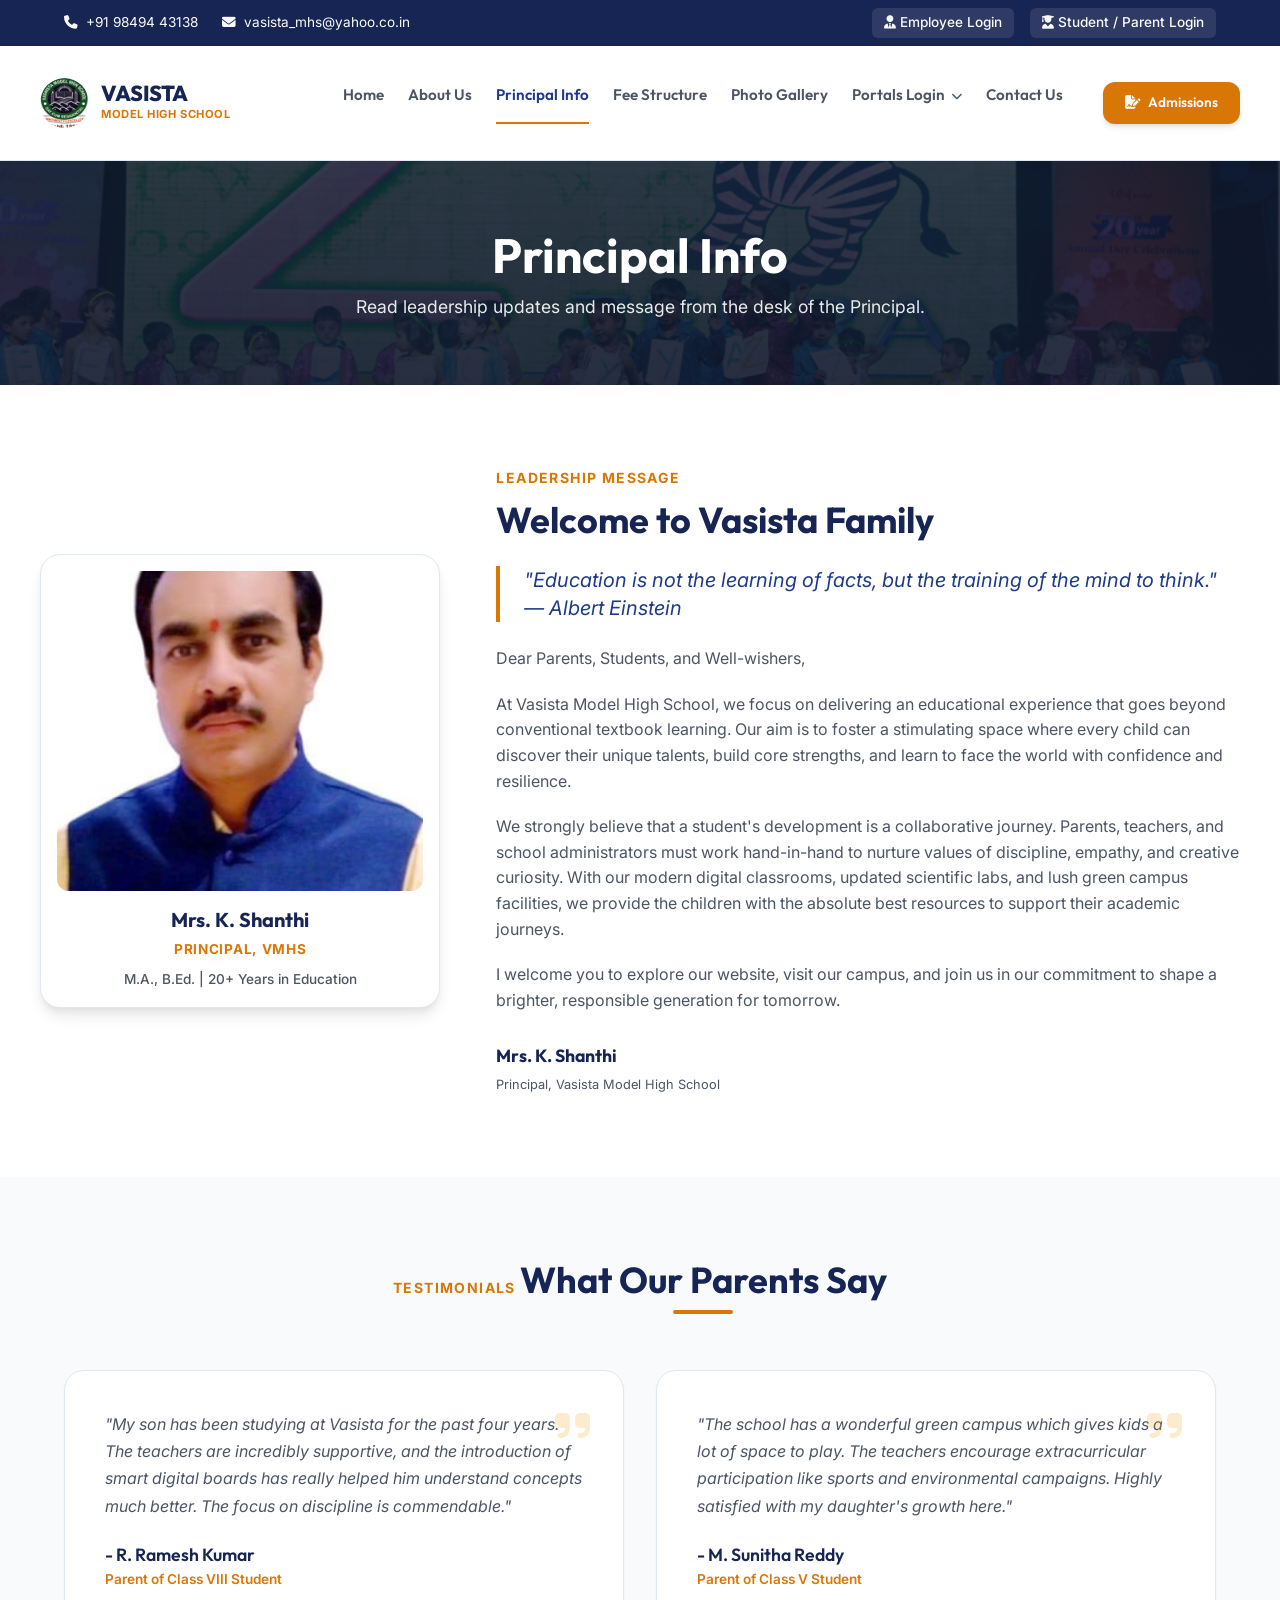
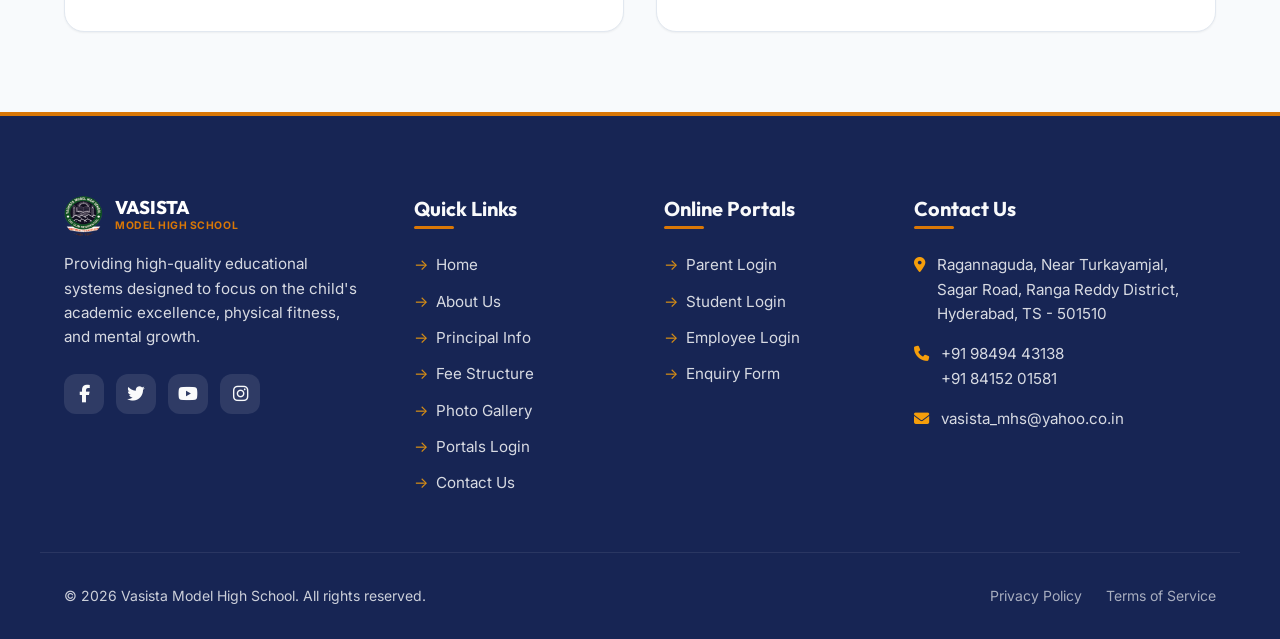
<file: principal.html>
<!DOCTYPE html>
<html lang="en">
<head>
  <meta charset="UTF-8">
  <meta name="viewport" content="width=device-width, initial-scale=1.0">
  <title>Vasista Model High School || Principal Info</title>
  
  <!-- SEO Meta Tags -->
  <meta name="description" content="Read a special greeting and message from the Principal of Vasista Model High School, outlining our dedication to academic and child development.">
  <meta name="keywords" content="Vasista school Principal, school principal message, leadership high school Hayathnagar">
  <meta name="author" content="Vasista Model High School">
  
  <!-- Favicon -->
  <link rel="icon" href="img/school_logo.png" type="image/x-icon">
  
  <!-- FontAwesome Icons CDN -->
  <link rel="stylesheet" href="https://cdnjs.cloudflare.com/ajax/libs/font-awesome/6.4.0/css/all.min.css">
  
  <!-- Custom Stylesheet -->
  <link rel="stylesheet" href="css/style.css">
</head>
<body>

  <!-- Top Bar -->
  <div class="top-bar">
    <div class="container top-bar-inner">
      <div class="top-info">
        <span><i class="fa-solid fa-phone"></i> +91 98494 43138</span>
        <span><i class="fa-solid fa-envelope"></i> vasista_mhs@yahoo.co.in</span>
      </div>
      <div class="top-links">
        <a href="http://school.login1.in/login/VMHS-RRD-1016" target="_blank"><i class="fa-solid fa-user-tie"></i> Employee Login</a>
        <a href="http://student.login1.in/login/VMHS-RRD-1016" target="_blank"><i class="fa-solid fa-user-graduate"></i> Student / Parent Login</a>
      </div>
    </div>
  </div>

  <!-- Header & Navigation -->
  <header>
    <div class="container nav-container">
      <a href="index.html" class="logo-link">
        <img src="img/school_logo.png" alt="Vasista Model High School Logo" class="logo-img" style="border-radius: 50%;">
        <div class="logo-text">
          <span class="logo-title">VASISTA</span>
          <span class="logo-subtitle">Model High School</span>
        </div>
      </a>
      
      <nav class="nav-menu">
        <div class="nav-item"><a href="index.html" class="nav-link">Home</a></div>
        <div class="nav-item"><a href="about.html" class="nav-link">About Us</a></div>
        <div class="nav-item active"><a href="principal.html" class="nav-link">Principal Info</a></div>
        <div class="nav-item"><a href="fee.html" class="nav-link">Fee Structure</a></div>
        <div class="nav-item"><a href="gallery.html" class="nav-link">Photo Gallery</a></div>
                <div class="nav-item dropdown">
          <a href="login.html" class="nav-link">Portals Login <i class="fa-solid fa-chevron-down" style="font-size: 0.7rem; margin-left: 3px;"></i></a>
          <div class="dropdown-menu">
            <a href="http://student.login1.in/login/VMHS-RRD-1016" target="_blank" class="dropdown-item"><i class="fa-solid fa-user-graduate"></i> Student / Parent Login</a>
            <a href="http://school.login1.in/login/VMHS-RRD-1016" target="_blank" class="dropdown-item"><i class="fa-solid fa-user-tie"></i> Employee Login</a>
          </div>
        </div>
        <div class="nav-item"><a href="contact.html" class="nav-link">Contact Us</a></div>
        <div class="nav-item" style="margin-left: 1rem;">
          <a href="admission.html" class="btn btn-accent" style="padding: 0.5rem 1.25rem; font-size: 0.85rem;"><i class="fa-solid fa-file-signature"></i> Admissions</a>
        </div>
      </nav>
      
      <button class="mobile-nav-toggle" aria-label="Toggle Navigation">
        <span></span>
        <span></span>
        <span></span>
      </button>
    </div>
  </header>

  <!-- Subpage Hero / Banner -->
  <section class="section" style="background: linear-gradient(rgba(15, 23, 42, 0.85), rgba(15, 23, 42, 0.9)), url('img/slide04.jpg') center center / cover; color: white; padding: 4rem 0; text-align: center;">
    <div class="container">
      <h1 style="color: white; font-size: 3rem; margin-bottom: 0.5rem;">Principal Info</h1>
      <p style="font-size: 1.1rem; opacity: 0.9; max-width: 600px; margin: 0 auto;">Read leadership updates and message from the desk of the Principal.</p>
    </div>
  </section>

  <!-- Principal Message Section -->
  <section class="section container">
    <div class="principal-grid reveal">
      <!-- Left side: Photo Card -->
      <div class="principal-photo-wrapper">
        <img src="img/Principal.jpg" alt="Vasista School Principal" class="principal-photo">
        <h2 class="principal-name">Mrs. K. Shanthi</h2>
        <span class="principal-title">Principal, VMHS</span>
        <p style="font-size: 0.85rem; color: var(--text-muted); margin-top: 0.5rem; font-weight: 500;">M.A., B.Ed. | 20+ Years in Education</p>
      </div>

      <!-- Right side: Message details -->
      <div class="principal-text">
        <span class="section-subtitle">Leadership Message</span>
        <h2 style="font-size: 2.25rem; margin-bottom: 1.5rem; color: var(--primary-dark);">Welcome to Vasista Family</h2>
        
        <div class="principal-quote">
          "Education is not the learning of facts, but the training of the mind to think." &mdash; Albert Einstein
        </div>

        <p>
          Dear Parents, Students, and Well-wishers,
        </p>
        <p>
          At Vasista Model High School, we focus on delivering an educational experience that goes beyond conventional textbook learning. Our aim is to foster a stimulating space where every child can discover their unique talents, build core strengths, and learn to face the world with confidence and resilience.
        </p>
        <p>
          We strongly believe that a student's development is a collaborative journey. Parents, teachers, and school administrators must work hand-in-hand to nurture values of discipline, empathy, and creative curiosity. With our modern digital classrooms, updated scientific labs, and lush green campus facilities, we provide the children with the absolute best resources to support their academic journeys.
        </p>
        <p>
          I welcome you to explore our website, visit our campus, and join us in our commitment to shape a brighter, responsible generation for tomorrow.
        </p>
        
        <div class="principal-signature">
          <h4 style="font-size: 1.1rem; margin-bottom: 0.25rem; color: var(--primary-dark);">Mrs. K. Shanthi</h4>
          <span class="signature-caption">Principal, Vasista Model High School</span>
        </div>
      </div>
    </div>
  </section>

  <!-- Parent Testimonials / CTA -->
  <section class="section section-offset">
    <div class="container reveal">
      <div class="section-title-wrapper">
        <span class="section-subtitle">Testimonials</span>
        <h2 class="section-title">What Our Parents Say</h2>
      </div>

      <div class="grid-2">
        <!-- Testimonial 1 -->
        <div style="background-color: var(--bg-card); padding: 2.5rem; border-radius: var(--radius-lg); border: 1px solid var(--border-color); box-shadow: var(--shadow-sm); position: relative;">
          <div style="color: var(--accent-light); font-size: 2.5rem; position: absolute; top: 1.5rem; right: 2rem; opacity: 0.2;"><i class="fa-solid fa-quote-right"></i></div>
          <p style="color: var(--text-muted); font-style: italic; margin-bottom: 1.5rem; line-height: 1.7;">
            "My son has been studying at Vasista for the past four years. The teachers are incredibly supportive, and the introduction of smart digital boards has really helped him understand concepts much better. The focus on discipline is commendable."
          </p>
          <h4 style="color: var(--primary-dark); font-size: 1.1rem; font-weight: 600;">- R. Ramesh Kumar</h4>
          <span style="font-size: 0.85rem; color: var(--accent); font-weight: 600;">Parent of Class VIII Student</span>
        </div>

        <!-- Testimonial 2 -->
        <div style="background-color: var(--bg-card); padding: 2.5rem; border-radius: var(--radius-lg); border: 1px solid var(--border-color); box-shadow: var(--shadow-sm); position: relative;">
          <div style="color: var(--accent-light); font-size: 2.5rem; position: absolute; top: 1.5rem; right: 2rem; opacity: 0.2;"><i class="fa-solid fa-quote-right"></i></div>
          <p style="color: var(--text-muted); font-style: italic; margin-bottom: 1.5rem; line-height: 1.7;">
            "The school has a wonderful green campus which gives kids a lot of space to play. The teachers encourage extracurricular participation like sports and environmental campaigns. Highly satisfied with my daughter's growth here."
          </p>
          <h4 style="color: var(--primary-dark); font-size: 1.1rem; font-weight: 600;">- M. Sunitha Reddy</h4>
          <span style="font-size: 0.85rem; color: var(--accent); font-weight: 600;">Parent of Class V Student</span>
        </div>
      </div>
    </div>
  </section>

  <!-- Footer -->
  <footer>
    <div class="container footer-grid">
      <!-- Column 1: School Info -->
      <div class="footer-col">
        <div class="logo-link" style="margin-bottom: 1rem;">
          <img src="img/school_logo.png" alt="Vasista Logo" style="border-radius: 50%; height: 40px;">
          <div class="logo-text">
            <span class="logo-title" style="color: white; font-size: 1.15rem;">VASISTA</span>
            <span class="logo-subtitle" style="font-size: 0.65rem;">Model High School</span>
          </div>
        </div>
        <p class="footer-desc">
          Providing high-quality educational systems designed to focus on the child's academic excellence, physical fitness, and mental growth.
        </p>
        <div class="social-links">
          <a href="https://facebook.com/VasistaModelHighSchool" target="_blank" class="social-link" aria-label="Facebook"><i class="fa-brands fa-facebook-f"></i></a>
          <a href="https://twitter.com/VasistaMHS" target="_blank" class="social-link" aria-label="Twitter"><i class="fa-brands fa-twitter"></i></a>
          <a href="https://youtube.com/@VasistaModelHighSchool" target="_blank" class="social-link" aria-label="YouTube"><i class="fa-brands fa-youtube"></i></a>
          <a href="https://instagram.com/VasistaModelHighSchool" target="_blank" class="social-link" aria-label="Instagram"><i class="fa-brands fa-instagram"></i></a>
        </div>
      </div>
      
      <!-- Column 2: Navigation Links -->
      <div class="footer-col">
        <h3>Quick Links</h3>
        <div class="footer-links">
          <a href="index.html">Home</a>
          <a href="about.html">About Us</a>
          <a href="principal.html">Principal Info</a>
          <a href="fee.html">Fee Structure</a>
          <a href="gallery.html">Photo Gallery</a>
          <a href="login.html">Portals Login</a>
          <a href="contact.html">Contact Us</a>
        </div>
      </div>

      <!-- Column 3: Portals -->
      <div class="footer-col">
        <h3>Online Portals</h3>
        <div class="footer-links">
          <a href="http://student.login1.in/login/VMHS-RRD-1016" target="_blank">Parent Login</a>
          <a href="http://student.login1.in/login/VMHS-RRD-1016" target="_blank">Student Login</a>
          <a href="http://school.login1.in/login/VMHS-RRD-1016" target="_blank">Employee Login</a>
          <a href="admission.html">Enquiry Form</a>
        </div>
      </div>
      
      <!-- Column 4: Contact Details -->
      <div class="footer-col">
        <h3>Contact Us</h3>
        <div class="footer-contact">
          <div class="footer-contact-item">
            <i class="fa-solid fa-location-dot"></i>
            <span>Ragannaguda, Near Turkayamjal,<br>Sagar Road, Ranga Reddy District,<br>Hyderabad, TS - 501510</span>
          </div>
          <div class="footer-contact-item">
            <i class="fa-solid fa-phone"></i>
            <span>+91 98494 43138<br>+91 84152 01581</span>
          </div>
          <div class="footer-contact-item">
            <i class="fa-solid fa-envelope"></i>
            <span>vasista_mhs@yahoo.co.in</span>
          </div>
        </div>
      </div>
    </div>
    
    <!-- Footer Bottom -->
    <div class="container footer-bottom">
      <p>&copy; 2026 Vasista Model High School. All rights reserved.</p>
      <div class="footer-bottom-links">
        <a href="#" style="opacity: 0.8;">Privacy Policy</a>
        <a href="#" style="opacity: 0.8;">Terms of Service</a>
      </div>
    </div>
  </footer>

  <!-- Scripts -->
  <script src="js/main.js"></script>
</body>
</html>
</file>
<file: css/style.css>
/*
  Vasista Model High School - Modern Design System & Stylesheet
  Created for modern browsers with Flexbox, CSS Grid, custom properties, and smooth animations.
*/

/* Google Fonts Import */
@import url('https://fonts.googleapis.com/css2?family=Inter:wght@300;400;500;600;700&family=Outfit:wght@400;500;600;700;800&display=swap');

/* Brand Design Tokens */
:root {
  --primary: #1e3a8a;          /* Academic Royal Blue */
  --primary-light: #3b82f6;    /* Bright Blue accent */
  --primary-dark: #172554;     /* Deep Dark Navy */
  --accent: #d97706;           /* Warm Amber Gold */
  --accent-light: #f59e0b;     /* Golden Yellow */
  --success: #10b981;          /* Emerald Green */
  --danger: #ef4444;           /* Coral Red */
  
  --text-main: #1f2937;        /* Off-black charcoal for readability */
  --text-muted: #4b5563;      /* Muted gray for subtitles */
  --text-light: #f9fafb;      /* Crisp white for dark backgrounds */
  
  --bg-main: #ffffff;          /* White */
  --bg-offset: #f8fafc;        /* Slate 50 for sections */
  --bg-card: #ffffff;          /* Card background */
  --border-color: #e2e8f0;     /* Border gray */
  
  --shadow-sm: 0 1px 2px 0 rgba(0, 0, 0, 0.05);
  --shadow-md: 0 4px 6px -1px rgba(0, 0, 0, 0.1), 0 2px 4px -1px rgba(0, 0, 0, 0.06);
  --shadow-lg: 0 10px 15px -3px rgba(0, 0, 0, 0.1), 0 4px 6px -2px rgba(0, 0, 0, 0.05);
  --shadow-xl: 0 20px 25px -5px rgba(0, 0, 0, 0.1), 0 10px 10px -5px rgba(0, 0, 0, 0.04);
  
  --radius-sm: 6px;
  --radius-md: 12px;
  --radius-lg: 20px;
  --radius-full: 9999px;
  
  --transition-fast: 0.2s ease;
  --transition-normal: 0.3s ease;
  --transition-slow: 0.5s ease;
  
  --font-sans: 'Inter', -apple-system, BlinkMacSystemFont, "Segoe UI", Roboto, sans-serif;
  --font-heading: 'Outfit', -apple-system, BlinkMacSystemFont, "Segoe UI", Roboto, sans-serif;
}

/* 1. Global Reset & Base Styles */
*, *::before, *::after {
  box-sizing: border-box;
  margin: 0;
  padding: 0;
}

html {
  scroll-behavior: smooth;
  font-family: var(--font-sans);
  color: var(--text-main);
  background-color: var(--bg-main);
  -webkit-font-smoothing: antialiased;
}

body {
  line-height: 1.6;
  overflow-x: hidden;
}

h1, h2, h3, h4, h5, h6 {
  font-family: var(--font-heading);
  font-weight: 700;
  line-height: 1.25;
  color: var(--primary-dark);
}

a {
  text-decoration: none;
  color: inherit;
  transition: var(--transition-fast);
}

img {
  max-width: 100%;
  height: auto;
  display: block;
}

ul, ol {
  list-style: none;
}

/* 2. Layout & Utility Classes */
.container {
  width: 100%;
  max-width: 1200px;
  margin-left: auto;
  margin-right: auto;
  padding-left: 1.5rem;
  padding-right: 1.5rem;
}

.section {
  padding: 5rem 0;
}

.section-offset {
  background-color: var(--bg-offset);
}

.section-title-wrapper {
  text-align: center;
  margin-bottom: 3.5rem;
}

.section-subtitle {
  color: var(--accent);
  font-size: 0.875rem;
  font-weight: 700;
  text-transform: uppercase;
  letter-spacing: 0.1em;
  margin-bottom: 0.5rem;
  display: inline-block;
}

.section-title {
  font-size: 2.25rem;
  position: relative;
  display: inline-block;
  padding-bottom: 0.75rem;
}

.section-title::after {
  content: '';
  position: absolute;
  bottom: 0;
  left: 50%;
  transform: translateX(-50%);
  width: 60px;
  height: 4px;
  background-color: var(--accent);
  border-radius: var(--radius-full);
}

.grid-2 {
  display: grid;
  grid-template-columns: repeat(2, 1fr);
  gap: 2rem;
}

.grid-3 {
  display: grid;
  grid-template-columns: repeat(3, 1fr);
  gap: 2rem;
}

.grid-4 {
  display: grid;
  grid-template-columns: repeat(4, 1fr);
  gap: 1.5rem;
}

/* Buttons */
.btn {
  display: inline-flex;
  align-items: center;
  justify-content: center;
  padding: 0.75rem 1.75rem;
  font-family: var(--font-heading);
  font-weight: 600;
  border-radius: var(--radius-md);
  border: 2px solid transparent;
  cursor: pointer;
  transition: var(--transition-normal);
  font-size: 0.95rem;
  gap: 0.5rem;
}

.btn-primary {
  background-color: var(--primary);
  color: var(--text-light);
  box-shadow: var(--shadow-md);
}

.btn-primary:hover {
  background-color: var(--primary-light);
  transform: translateY(-2px);
  box-shadow: var(--shadow-lg);
}

.btn-accent {
  background-color: var(--accent);
  color: var(--text-light);
  box-shadow: var(--shadow-md);
}

.btn-accent:hover {
  background-color: var(--accent-light);
  transform: translateY(-2px);
  box-shadow: var(--shadow-lg);
}

.btn-outline {
  background-color: transparent;
  border-color: var(--primary);
  color: var(--primary);
}

.btn-outline:hover {
  background-color: var(--primary);
  color: var(--text-light);
  transform: translateY(-2px);
}

/* 3. Top Utility Bar & Header Navigation */
.top-bar {
  background-color: var(--primary-dark);
  color: var(--text-light);
  padding: 0.5rem 0;
  font-size: 0.85rem;
}

.top-bar-inner {
  display: flex;
  justify-content: space-between;
  align-items: center;
}

.top-info {
  display: flex;
  gap: 1.5rem;
}

.top-info span {
  display: inline-flex;
  align-items: center;
  gap: 0.5rem;
}

.top-links {
  display: flex;
  gap: 1rem;
}

.top-links a {
  background-color: rgba(255, 255, 255, 0.1);
  padding: 0.25rem 0.75rem;
  border-radius: var(--radius-sm);
  font-weight: 500;
}

.top-links a:hover {
  background-color: var(--accent);
}

/* Header Navbar */
header {
  position: sticky;
  top: 0;
  z-index: 100;
  background-color: rgba(255, 255, 255, 0.85);
  backdrop-filter: blur(12px);
  -webkit-backdrop-filter: blur(12px);
  border-bottom: 1px solid var(--border-color);
  transition: var(--transition-normal);
}

.nav-container {
  display: flex;
  justify-content: space-between;
  align-items: center;
  padding: 1rem 0;
}

.logo-link {
  display: flex;
  align-items: center;
  gap: 0.75rem;
}

.logo-img {
  height: 50px;
  width: auto;
}

.logo-text {
  display: flex;
  flex-direction: column;
}

.logo-title {
  font-family: var(--font-heading);
  font-size: 1.35rem;
  font-weight: 800;
  color: var(--primary-dark);
  letter-spacing: -0.02em;
  line-height: 1.1;
}

.logo-subtitle {
  font-size: 0.7rem;
  color: var(--accent);
  text-transform: uppercase;
  font-weight: 700;
  letter-spacing: 0.05em;
}

/* Desktop Navigation */
.nav-menu {
  display: flex;
  gap: 1.5rem;
}

.nav-item {
  position: relative;
}

.nav-link {
  font-family: var(--font-heading);
  font-weight: 600;
  font-size: 0.95rem;
  color: var(--text-muted);
  padding: 0.5rem 0;
}

.nav-link:hover, .nav-item.active .nav-link {
  color: var(--primary);
}

.nav-link::after {
  content: '';
  position: absolute;
  bottom: 0;
  left: 0;
  width: 0;
  height: 2px;
  background-color: var(--accent);
  transition: var(--transition-normal);
}

.nav-link:hover::after, .nav-item.active .nav-link::after {
  width: 100%;
}

/* Mobile Toggle */
.mobile-nav-toggle {
  display: none;
  background: none;
  border: none;
  cursor: pointer;
  padding: 0.5rem;
}

.mobile-nav-toggle span {
  display: block;
  width: 25px;
  height: 3px;
  background-color: var(--primary-dark);
  margin: 5px 0;
  transition: var(--transition-normal);
  border-radius: var(--radius-full);
}

/* 4. Hero Section */
.hero {
  position: relative;
  height: calc(85vh - 110px);
  min-height: 500px;
  overflow: hidden;
  background-color: var(--primary-dark);
}

.hero-slider {
  height: 100%;
  width: 100%;
  position: relative;
}

.slide {
  position: absolute;
  top: 0;
  left: 0;
  width: 100%;
  height: 100%;
  opacity: 0;
  visibility: hidden;
  transition: opacity 1s ease-in-out, visibility 1s ease-in-out;
  display: flex;
  align-items: center;
}

.slide.active {
  opacity: 1;
  visibility: visible;
  z-index: 1;
}

.slide-img-wrapper {
  position: absolute;
  top: 0;
  left: 0;
  width: 100%;
  height: 100%;
}

.slide-img-wrapper::after {
  content: '';
  position: absolute;
  top: 0;
  left: 0;
  width: 100%;
  height: 100%;
  background: linear-gradient(to right, rgba(15, 23, 42, 0.95) 20%, rgba(15, 23, 42, 0.4) 100%);
}

.slide-img {
  width: 100%;
  height: 100%;
  object-fit: cover;
}

.slide-content {
  position: relative;
  z-index: 2;
  color: var(--text-light);
  max-width: 650px;
  transform: translateY(30px);
  opacity: 0;
  transition: transform 0.8s ease 0.3s, opacity 0.8s ease 0.3s;
}

.slide.active .slide-content {
  transform: translateY(0);
  opacity: 1;
}

.hero-tag {
  background-color: var(--accent);
  color: var(--text-light);
  display: inline-block;
  padding: 0.35rem 1rem;
  border-radius: var(--radius-sm);
  font-family: var(--font-heading);
  font-weight: 700;
  font-size: 0.85rem;
  text-transform: uppercase;
  margin-bottom: 1.5rem;
}

.slide h1 {
  font-size: 3.5rem;
  color: var(--text-light);
  line-height: 1.15;
  margin-bottom: 1.5rem;
}

.slide p {
  font-size: 1.15rem;
  opacity: 0.9;
  margin-bottom: 2rem;
}

.hero-buttons {
  display: flex;
  gap: 1rem;
}

/* Slider Controls */
.slider-control {
  position: absolute;
  top: 50%;
  transform: translateY(-50%);
  z-index: 5;
  background-color: rgba(255, 255, 255, 0.1);
  border: 1px solid rgba(255, 255, 255, 0.2);
  color: var(--text-light);
  width: 50px;
  height: 50px;
  border-radius: var(--radius-full);
  display: flex;
  align-items: center;
  justify-content: center;
  cursor: pointer;
  transition: var(--transition-normal);
  backdrop-filter: blur(4px);
}

.slider-control:hover {
  background-color: var(--accent);
  color: var(--text-light);
  border-color: var(--accent);
}

.slider-prev {
  left: 2rem;
}

.slider-next {
  right: 2rem;
}

.slider-dots {
  position: absolute;
  bottom: 2rem;
  left: 50%;
  transform: translateX(-50%);
  z-index: 5;
  display: flex;
  gap: 0.75rem;
}

.slider-dot {
  width: 12px;
  height: 12px;
  border-radius: var(--radius-full);
  background-color: rgba(255, 255, 255, 0.3);
  cursor: pointer;
  transition: var(--transition-normal);
  border: none;
}

.slider-dot.active {
  background-color: var(--accent);
  width: 28px;
}

/* 5. Bento Grid Section (Homepage Features) */
.bento-grid {
  display: grid;
  grid-template-columns: repeat(4, 1fr);
  grid-template-rows: repeat(2, 220px);
  gap: 1.5rem;
}

.bento-item {
  background-color: var(--bg-card);
  border: 1px solid var(--border-color);
  border-radius: var(--radius-lg);
  padding: 2rem;
  position: relative;
  overflow: hidden;
  display: flex;
  flex-direction: column;
  justify-content: flex-end;
  box-shadow: var(--shadow-sm);
  transition: var(--transition-normal);
}

.bento-item:hover {
  transform: translateY(-5px);
  box-shadow: var(--shadow-lg);
  border-color: var(--primary-light);
}

.bento-bg-image {
  position: absolute;
  top: 0;
  left: 0;
  width: 100%;
  height: 100%;
  z-index: 0;
}

.bento-bg-image img {
  width: 100%;
  height: 100%;
  object-fit: cover;
  transition: var(--transition-slow);
}

.bento-item:hover .bento-bg-image img {
  transform: scale(1.05);
}

.bento-overlay {
  position: absolute;
  top: 0;
  left: 0;
  width: 100%;
  height: 100%;
  z-index: 1;
  background: linear-gradient(to top, rgba(15, 23, 42, 0.9) 30%, rgba(15, 23, 42, 0.2) 100%);
}

.bento-content {
  position: relative;
  z-index: 2;
  color: var(--text-main);
}

.bento-item.dark-overlay .bento-content {
  color: var(--text-light);
}

.bento-icon {
  font-size: 2.25rem;
  margin-bottom: auto;
  color: var(--accent);
}

.bento-item.dark-overlay .bento-icon {
  color: var(--accent-light);
}

.bento-title {
  font-size: 1.35rem;
  margin-bottom: 0.5rem;
  font-weight: 700;
}

.bento-item.dark-overlay .bento-title {
  color: var(--text-light);
}

.bento-desc {
  font-size: 0.9rem;
  color: var(--text-muted);
}

.bento-item.dark-overlay .bento-desc {
  color: rgba(255, 255, 255, 0.8);
}

/* Bento Item Sizing */
.bento-large {
  grid-column: span 2;
  grid-row: span 2;
  justify-content: flex-end;
}

.bento-wide {
  grid-column: span 2;
  grid-row: span 1;
}

.bento-tall {
  grid-column: span 1;
  grid-row: span 2;
}

/* 6. Info Cards (About / Stats) */
.about-split {
  display: grid;
  grid-template-columns: 1.2fr 0.8fr;
  gap: 4rem;
  align-items: center;
}

.about-graphics {
  position: relative;
}

.about-img-main {
  border-radius: var(--radius-lg);
  box-shadow: var(--shadow-xl);
  width: 85%;
}

.about-card-badge {
  position: absolute;
  bottom: -20px;
  right: 10px;
  background-color: var(--primary);
  color: var(--text-light);
  padding: 1.5rem 2rem;
  border-radius: var(--radius-md);
  box-shadow: var(--shadow-lg);
  text-align: center;
}

.badge-number {
  display: block;
  font-family: var(--font-heading);
  font-size: 2.5rem;
  font-weight: 800;
  line-height: 1;
  color: var(--accent-light);
}

.badge-text {
  font-size: 0.85rem;
  text-transform: uppercase;
  font-weight: 600;
  letter-spacing: 0.05em;
}

.about-features {
  margin-top: 2rem;
  display: flex;
  flex-direction: column;
  gap: 1.5rem;
}

.feature-item {
  display: flex;
  gap: 1rem;
}

.feature-check {
  width: 28px;
  height: 28px;
  border-radius: var(--radius-full);
  background-color: rgba(16, 185, 129, 0.1);
  color: var(--success);
  display: flex;
  align-items: center;
  justify-content: center;
  flex-shrink: 0;
  font-weight: 700;
}

.feature-text h4 {
  font-size: 1.1rem;
  margin-bottom: 0.25rem;
}

.feature-text p {
  color: var(--text-muted);
  font-size: 0.95rem;
}

/* 7. Principal Message Section */
.principal-sec {
  background-color: var(--bg-offset);
}

.principal-grid {
  display: grid;
  grid-template-columns: 0.7fr 1.3fr;
  gap: 3.5rem;
  align-items: center;
}

.principal-photo-wrapper {
  background-color: var(--bg-main);
  padding: 1rem;
  border-radius: var(--radius-lg);
  box-shadow: var(--shadow-lg);
  border: 1px solid var(--border-color);
  text-align: center;
}

.principal-photo {
  border-radius: var(--radius-md);
  margin-bottom: 1rem;
  width: 100%;
  height: 320px;
  object-fit: cover;
}

.principal-name {
  font-size: 1.25rem;
  font-weight: 700;
  margin-bottom: 0.25rem;
}

.principal-title {
  color: var(--accent);
  font-size: 0.85rem;
  text-transform: uppercase;
  font-weight: 700;
  letter-spacing: 0.05em;
}

.principal-quote {
  font-size: 1.25rem;
  font-style: italic;
  color: var(--primary);
  line-height: 1.4;
  margin-bottom: 1.5rem;
  position: relative;
  padding-left: 1.5rem;
  border-left: 4px solid var(--accent);
}

.principal-text p {
  color: var(--text-muted);
  margin-bottom: 1.25rem;
  font-size: 1rem;
}

.principal-signature {
  margin-top: 2rem;
}

.signature-img {
  height: 40px;
  margin-bottom: 0.5rem;
}

.signature-caption {
  font-size: 0.8rem;
  color: var(--text-muted);
}

/* 8. Table Styling (Fee Structure) */
.table-container {
  overflow-x: auto;
  border-radius: var(--radius-lg);
  box-shadow: var(--shadow-md);
  border: 1px solid var(--border-color);
  margin-bottom: 3rem;
}

.custom-table {
  width: 100%;
  border-collapse: collapse;
  text-align: left;
  background-color: var(--bg-card);
}

.custom-table th {
  background-color: var(--primary-dark);
  color: var(--text-light);
  font-family: var(--font-heading);
  font-weight: 600;
  padding: 1.25rem 1.5rem;
}

.custom-table td {
  padding: 1.15rem 1.5rem;
  border-bottom: 1px solid var(--border-color);
  color: var(--text-muted);
}

.custom-table tbody tr:last-child td {
  border-bottom: none;
}

.custom-table tbody tr:nth-child(even) {
  background-color: var(--bg-offset);
}

.custom-table tbody tr:hover {
  background-color: rgba(59, 130, 246, 0.05);
}

/* 9. FAQs Accordion */
.accordion-wrapper {
  max-width: 800px;
  margin: 0 auto;
  display: flex;
  flex-direction: column;
  gap: 1rem;
}

.accordion-item {
  border: 1px solid var(--border-color);
  border-radius: var(--radius-md);
  background-color: var(--bg-card);
  overflow: hidden;
  transition: var(--transition-normal);
}

.accordion-item:hover {
  border-color: var(--primary-light);
  box-shadow: var(--shadow-sm);
}

.accordion-header {
  padding: 1.25rem 1.5rem;
  cursor: pointer;
  display: flex;
  justify-content: space-between;
  align-items: center;
  font-family: var(--font-heading);
  font-weight: 600;
  color: var(--primary-dark);
  background: none;
  border: none;
  width: 100%;
  text-align: left;
  font-size: 1.05rem;
}

.accordion-icon {
  width: 20px;
  height: 20px;
  position: relative;
  flex-shrink: 0;
  margin-left: 1rem;
}

.accordion-icon::before, .accordion-icon::after {
  content: '';
  position: absolute;
  background-color: var(--primary-light);
  transition: transform var(--transition-normal);
}

/* Horizontal line */
.accordion-icon::before {
  top: 9px;
  left: 0;
  width: 20px;
  height: 2px;
}

/* Vertical line */
.accordion-icon::after {
  top: 0;
  left: 9px;
  width: 2px;
  height: 20px;
}

.accordion-content {
  max-height: 0;
  overflow: hidden;
  transition: max-height var(--transition-normal) ease;
}

.accordion-content-inner {
  padding: 0 1.5rem 1.5rem 1.5rem;
  color: var(--text-muted);
  font-size: 0.95rem;
}

/* Active Accordion States */
.accordion-item.active {
  border-color: var(--primary);
  box-shadow: var(--shadow-md);
}

.accordion-item.active .accordion-icon::after {
  transform: rotate(90deg);
}

.accordion-item.active .accordion-icon::before {
  transform: rotate(90deg);
  opacity: 0;
}

/* 10. Forms (Contact & Enquiry) */
.form-card {
  background-color: var(--bg-card);
  padding: 3rem;
  border-radius: var(--radius-lg);
  box-shadow: var(--shadow-lg);
  border: 1px solid var(--border-color);
}

.form-group {
  margin-bottom: 1.5rem;
}

.form-row {
  display: grid;
  grid-template-columns: 1fr 1fr;
  gap: 1.5rem;
}

.form-label {
  display: block;
  font-family: var(--font-heading);
  font-weight: 600;
  font-size: 0.9rem;
  color: var(--primary-dark);
  margin-bottom: 0.5rem;
}

.form-control {
  width: 100%;
  padding: 0.85rem 1rem;
  border: 2px solid var(--border-color);
  border-radius: var(--radius-md);
  font-family: var(--font-sans);
  font-size: 0.95rem;
  transition: var(--transition-normal);
  background-color: var(--bg-offset);
}

.form-control:focus {
  outline: none;
  border-color: var(--primary-light);
  background-color: var(--bg-card);
  box-shadow: 0 0 0 4px rgba(59, 130, 246, 0.1);
}

textarea.form-control {
  resize: vertical;
  min-height: 120px;
}

/* Form status states */
.form-success-message {
  display: none;
  background-color: rgba(16, 185, 129, 0.1);
  border: 1px solid var(--success);
  color: var(--success);
  padding: 1rem;
  border-radius: var(--radius-md);
  margin-bottom: 1.5rem;
  font-weight: 500;
  text-align: center;
}

/* Contact Info Layout */
.contact-layout {
  display: grid;
  grid-template-columns: 0.8fr 1.2fr;
  gap: 4rem;
}

.contact-info-cards {
  display: flex;
  flex-direction: column;
  gap: 1.5rem;
}

.info-card {
  background-color: var(--bg-offset);
  border: 1px solid var(--border-color);
  padding: 1.5rem;
  border-radius: var(--radius-md);
  display: flex;
  gap: 1.25rem;
  align-items: flex-start;
}

.info-card-icon {
  background-color: var(--primary);
  color: var(--text-light);
  width: 44px;
  height: 44px;
  border-radius: var(--radius-md);
  display: flex;
  align-items: center;
  justify-content: center;
  font-size: 1.25rem;
  flex-shrink: 0;
}

.info-card-detail h4 {
  font-size: 1.1rem;
  margin-bottom: 0.25rem;
}

.info-card-detail p {
  color: var(--text-muted);
  font-size: 0.95rem;
  white-space: pre-line;
}

.map-card {
  border-radius: var(--radius-lg);
  overflow: hidden;
  box-shadow: var(--shadow-md);
  border: 1px solid var(--border-color);
  height: 300px;
  margin-top: 2rem;
}

.map-card iframe {
  width: 100%;
  height: 100%;
  border: none;
}

/* 11. Photo Gallery & Lightbox */
.gallery-filter {
  display: flex;
  justify-content: center;
  gap: 1rem;
  margin-bottom: 3rem;
  flex-wrap: wrap;
}

.filter-btn {
  background: none;
  border: 1px solid var(--border-color);
  padding: 0.5rem 1.25rem;
  border-radius: var(--radius-full);
  font-family: var(--font-heading);
  font-weight: 600;
  cursor: pointer;
  transition: var(--transition-normal);
  color: var(--text-muted);
}

.filter-btn:hover, .filter-btn.active {
  background-color: var(--primary);
  color: var(--text-light);
  border-color: var(--primary);
}

.gallery-grid {
  display: grid;
  grid-template-columns: repeat(auto-fill, minmax(300px, 1fr));
  gap: 1.5rem;
}

.gallery-item {
  position: relative;
  border-radius: var(--radius-md);
  overflow: hidden;
  aspect-ratio: 4/3;
  box-shadow: var(--shadow-sm);
  cursor: pointer;
  border: 1px solid var(--border-color);
}

.gallery-item img {
  width: 100%;
  height: 100%;
  object-fit: cover;
  transition: var(--transition-slow);
}

.gallery-item-overlay {
  position: absolute;
  top: 0;
  left: 0;
  width: 100%;
  height: 100%;
  background-color: rgba(30, 58, 138, 0.85);
  display: flex;
  flex-direction: column;
  justify-content: center;
  align-items: center;
  opacity: 0;
  transition: var(--transition-normal);
  color: var(--text-light);
  padding: 1.5rem;
  text-align: center;
  z-index: 2;
}

.gallery-item:hover img {
  transform: scale(1.08);
}

.gallery-item:hover .gallery-item-overlay {
  opacity: 1;
}

.gallery-item-title {
  font-size: 1.25rem;
  font-weight: 700;
  margin-bottom: 0.25rem;
}

.gallery-item-category {
  font-size: 0.8rem;
  text-transform: uppercase;
  color: var(--accent-light);
  letter-spacing: 0.05em;
  font-weight: 700;
}

/* Lightbox Modal */
.lightbox {
  position: fixed;
  top: 0;
  left: 0;
  width: 100%;
  height: 100%;
  background-color: rgba(15, 23, 42, 0.95);
  z-index: 1000;
  display: flex;
  align-items: center;
  justify-content: center;
  opacity: 0;
  pointer-events: none;
  transition: opacity var(--transition-normal);
}

.lightbox.active {
  opacity: 1;
  pointer-events: auto;
}

.lightbox-content {
  position: relative;
  max-width: 85%;
  max-height: 80vh;
}

.lightbox-img {
  max-width: 100%;
  max-height: 80vh;
  border-radius: var(--radius-sm);
  box-shadow: var(--shadow-xl);
}

.lightbox-caption {
  color: var(--text-light);
  text-align: center;
  margin-top: 1rem;
  font-family: var(--font-heading);
  font-size: 1.15rem;
  font-weight: 600;
}

.lightbox-close {
  position: absolute;
  top: -40px;
  right: 0;
  background: none;
  border: none;
  color: var(--text-light);
  font-size: 2rem;
  cursor: pointer;
}

.lightbox-close:hover {
  color: var(--accent);
}

/* 12. Modern Footer */
footer {
  background-color: var(--primary-dark);
  color: var(--text-light);
  padding: 5rem 0 2rem 0;
  border-top: 4px solid var(--accent);
}

.footer-grid {
  display: grid;
  grid-template-columns: 1.2fr 0.8fr 0.8fr 1.2fr;
  gap: 3rem;
  margin-bottom: 3.5rem;
}

.footer-col h3 {
  color: var(--text-light);
  font-size: 1.25rem;
  margin-bottom: 1.5rem;
  position: relative;
  padding-bottom: 0.5rem;
}

.footer-col h3::after {
  content: '';
  position: absolute;
  bottom: 0;
  left: 0;
  width: 40px;
  height: 3px;
  background-color: var(--accent);
  border-radius: var(--radius-full);
}

.footer-desc {
  opacity: 0.85;
  margin-top: 1rem;
  margin-bottom: 1.5rem;
  font-size: 0.95rem;
}

.social-links {
  display: flex;
  gap: 0.75rem;
}

.social-link {
  background-color: rgba(255, 255, 255, 0.1);
  color: var(--text-light);
  width: 40px;
  height: 40px;
  border-radius: var(--radius-md);
  display: flex;
  align-items: center;
  justify-content: center;
  font-size: 1.1rem;
}

.social-link:hover {
  background-color: var(--accent);
  transform: translateY(-2px);
}

.footer-links {
  display: flex;
  flex-direction: column;
  gap: 0.75rem;
}

.footer-links a {
  opacity: 0.85;
  font-size: 0.95rem;
  display: inline-flex;
  align-items: center;
  gap: 0.5rem;
}

.footer-links a::before {
  content: '→';
  color: var(--accent-light);
  transition: var(--transition-fast);
}

.footer-links a:hover {
  opacity: 1;
  color: var(--accent-light);
  padding-left: 0.25rem;
}

.footer-links a:hover::before {
  margin-right: 0.25rem;
}

.footer-contact {
  display: flex;
  flex-direction: column;
  gap: 1rem;
}

.footer-contact-item {
  display: flex;
  gap: 0.75rem;
  font-size: 0.95rem;
}

.footer-contact-item i {
  color: var(--accent-light);
  margin-top: 0.25rem;
}

.footer-contact-item span {
  opacity: 0.85;
}

.footer-bottom {
  border-top: 1px solid rgba(255, 255, 255, 0.1);
  padding-top: 2rem;
  display: flex;
  justify-content: space-between;
  align-items: center;
  font-size: 0.875rem;
  opacity: 0.8;
}

.footer-bottom-links {
  display: flex;
  gap: 1.5rem;
}

/* 13. Dynamic Scroll Entry Animations */
.reveal {
  opacity: 0;
  transform: translateY(35px);
  transition: opacity 0.8s ease, transform 0.8s ease;
}

.reveal.active {
  opacity: 1;
  transform: translateY(0);
}

/* 13.5 Navigation Dropdown Menu (Desktop Layout) */
@media (min-width: 1025px) {
  .nav-item.dropdown {
    position: relative;
  }
  
  .dropdown-menu {
    position: absolute;
    top: 100%;
    left: 50%;
    transform: translateX(-50%) translateY(15px);
    background-color: var(--bg-card);
    border: 1px solid var(--border-color);
    border-radius: var(--radius-md);
    box-shadow: var(--shadow-lg);
    padding: 0.5rem 0;
    min-width: 230px;
    opacity: 0;
    visibility: hidden;
    transition: opacity 0.3s ease, transform 0.3s ease, visibility 0.3s ease;
    z-index: 999;
  }
  
  .nav-item.dropdown:hover .dropdown-menu {
    opacity: 1;
    visibility: visible;
    transform: translateX(-50%) translateY(0);
  }
  
  .dropdown-item {
    display: flex;
    align-items: center;
    gap: 0.75rem;
    padding: 0.65rem 1.25rem;
    color: var(--text-dark);
    font-size: 0.9rem;
    font-weight: 500;
    transition: background-color 0.2s ease, color 0.2s ease;
    text-decoration: none;
    text-align: left;
  }
  
  .dropdown-item:hover {
    background-color: var(--bg-offset);
    color: var(--primary);
  }
}

/* 14. Responsive Media Queries */
@media (max-width: 1024px) {
  .bento-grid {
    grid-template-columns: repeat(2, 1fr);
    grid-template-rows: auto;
  }
  .bento-large, .bento-tall, .bento-wide {
    grid-column: span 2;
    grid-row: auto;
    aspect-ratio: 16/9;
  }
  
  .footer-grid {
    grid-template-columns: repeat(2, 1fr);
    gap: 2.5rem;
  }
  
  .hero {
    height: 70vh;
  }
  .slide h1 {
    font-size: 2.75rem;
  }
}

@media (max-width: 768px) {
  .section {
    padding: 3.5rem 0;
  }
  .grid-2, .grid-3, .grid-4 {
    grid-template-columns: 1fr;
  }
  .about-split {
    grid-template-columns: 1fr;
    gap: 3rem;
  }
  .about-img-main {
    width: 100%;
  }
  .principal-grid {
    grid-template-columns: 1fr;
    gap: 2rem;
  }
  .contact-layout {
    grid-template-columns: 1fr;
    gap: 3rem;
  }
  
  /* Navigation mobile menu toggle */
  .mobile-nav-toggle {
    display: block;
  }
  
  .nav-menu {
    position: fixed;
    top: 110px; /* Adjust according to top-bar + header height */
    left: -100%;
    width: 100%;
    height: calc(100vh - 110px);
    background-color: var(--bg-card);
    flex-direction: column;
    align-items: center;
    padding-top: 3rem;
    transition: var(--transition-normal);
    box-shadow: var(--shadow-lg);
    z-index: 99;
  }
  
  .nav-menu.active {
    left: 0;
  }
  
  .nav-item {
    margin: 1rem 0;
  }
  .nav-link {
    font-size: 1.25rem;
  }
  
  .top-bar-inner {
    flex-direction: column;
    gap: 0.5rem;
    text-align: center;
  }
  .top-info {
    flex-direction: column;
    gap: 0.25rem;
  }
  
  .hero-prev, .hero-next {
    display: none;
  }
  
  .footer-grid {
    grid-template-columns: 1fr;
  }
  
  .footer-bottom {
    flex-direction: column;
    gap: 1rem;
    text-align: center;
  }
  
  .form-row {
    grid-template-columns: 1fr;
    gap: 0;
  }
}
</file>
